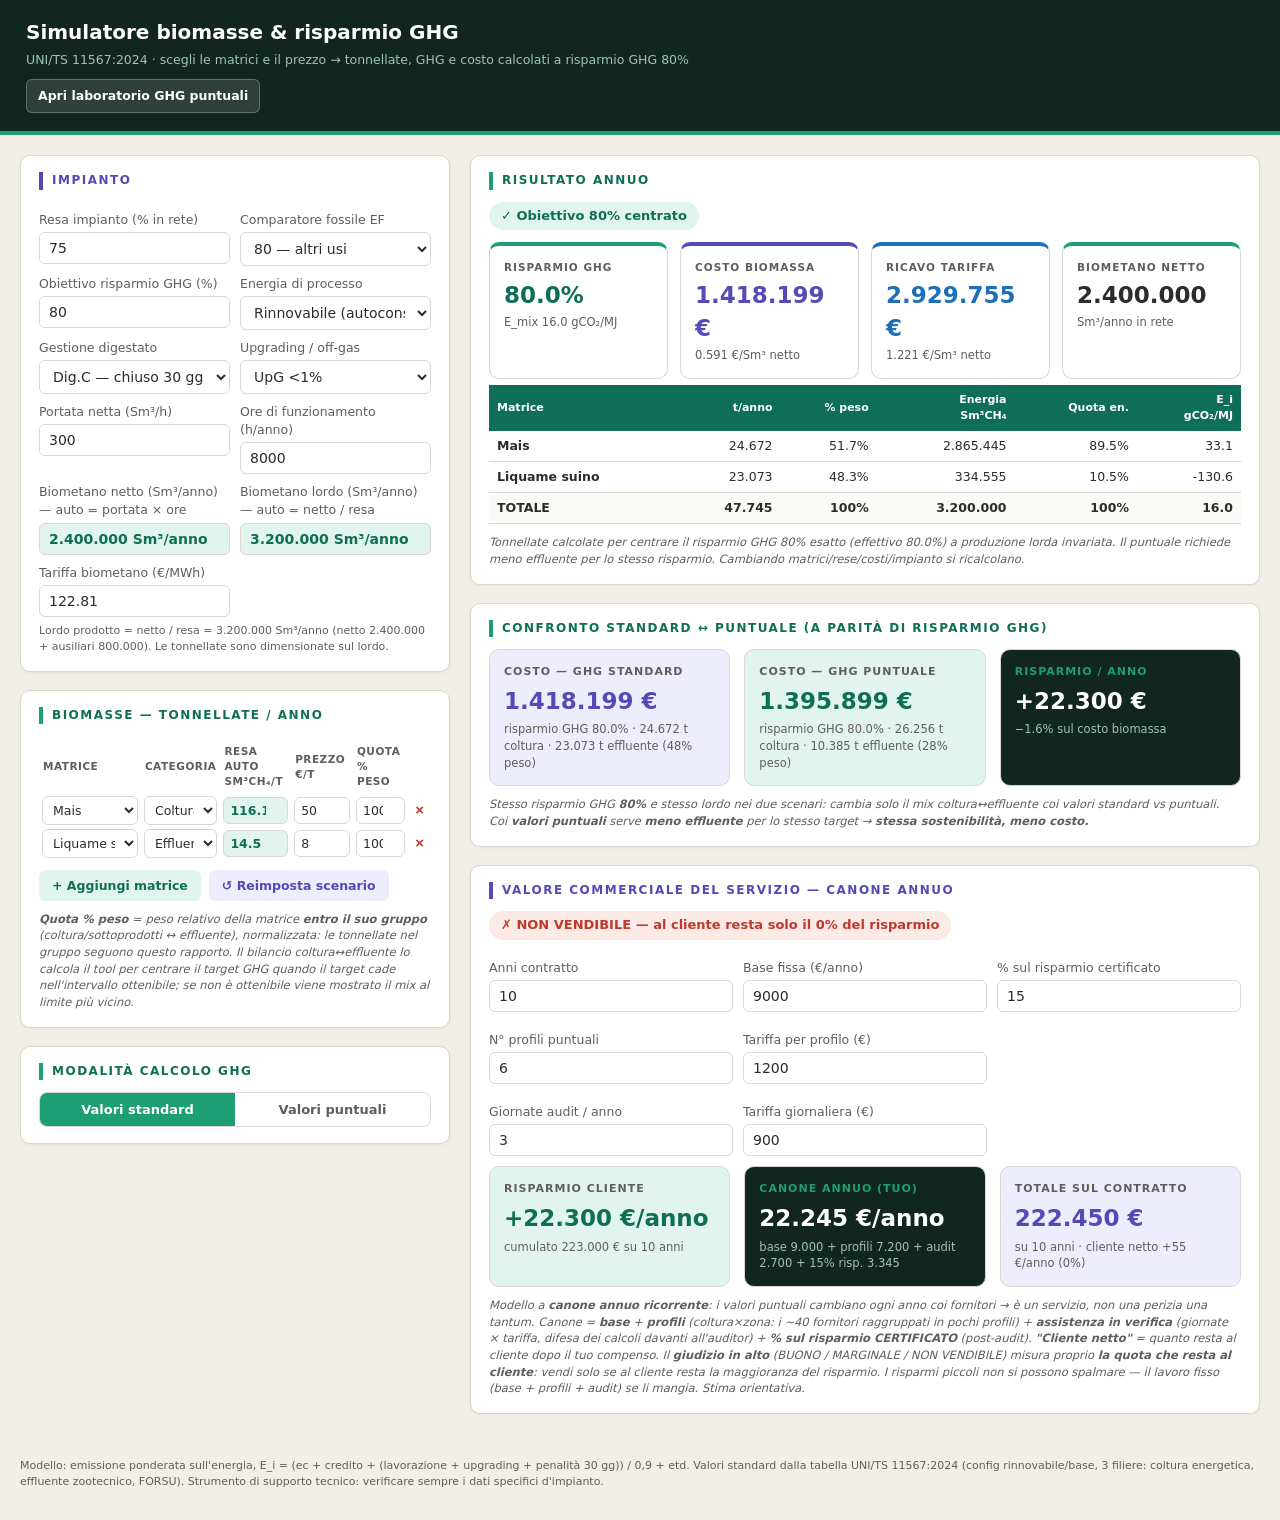
<file: index.html>
<!DOCTYPE html>
<html lang="it">
<head>
<meta charset="UTF-8">
<meta name="viewport" content="width=device-width, initial-scale=1.0">
<title>Calcolo costo biomasse &amp; GHG — UNI/TS 11567:2024</title>
<style>
  :root{
    --green:#1D9E75; --greend:#0F6E56; --greenbg:#E1F5EE;
    --purp:#534AB7; --purpl:#7F77DD; --purpbg:#EEEDFE;
    --ink:#2C2C2A; --sub:#5F5E5A; --line:#D9D7CE; --paper:#F1EFE8; --white:#fff;
    --orange:#D85A30; --red:#C0392B; --bluebg:#E6F1FB; --blue:#1D6FB8;
  }
  *{box-sizing:border-box}
  body{margin:0;font-family:system-ui,-apple-system,"Segoe UI",Roboto,sans-serif;background:var(--paper);color:var(--ink);line-height:1.45}
  header{background:#10261F;color:#fff;padding:18px 26px;border-bottom:4px solid var(--green)}
  header h1{margin:0;font-size:20px;font-weight:700}
  header p{margin:4px 0 0;font-size:12.5px;color:#9FC3B4}
  header a{display:inline-block;margin-top:10px;color:#fff;background:rgba(255,255,255,.12);border:1px solid rgba(255,255,255,.25);border-radius:6px;padding:7px 11px;text-decoration:none;font-size:12.5px;font-weight:700}
  .wrap{max-width:1280px;margin:0 auto;padding:20px;display:grid;grid-template-columns:430px 1fr;gap:20px;align-items:start}
  @media(max-width:980px){.wrap{grid-template-columns:1fr}}
  .card{background:var(--white);border:1px solid var(--line);border-radius:10px;padding:16px 18px;margin-bottom:18px;box-shadow:0 1px 3px rgba(0,0,0,.05)}
  .card h2{margin:0 0 12px;font-size:12px;letter-spacing:1.5px;text-transform:uppercase;color:var(--greend);border-left:4px solid var(--green);padding-left:9px}
  .card.purp h2{color:var(--purp);border-color:var(--purp)}
  label{display:block;font-size:12.5px;color:var(--sub);margin:9px 0 3px}
  input,select{width:100%;padding:7px 9px;font-size:14px;border:1px solid var(--line);border-radius:6px;background:#fff;color:var(--ink);font-family:inherit}
  input:focus,select:focus{outline:2px solid var(--purpl);border-color:var(--purpl)}
  .grid2{display:grid;grid-template-columns:1fr 1fr;gap:10px}
  .grid3{display:grid;grid-template-columns:1fr 1fr 1fr;gap:10px}
  /* tabella matrici */
  .table-scroll{width:100%;overflow-x:auto}
  table.mat{width:100%;border-collapse:collapse;font-size:12.5px;margin-top:4px}
  table.mat th{text-align:left;font-size:10.5px;color:var(--sub);text-transform:uppercase;letter-spacing:.5px;padding:4px 4px;font-weight:600}
  table.mat td{padding:2px 3px}
  table.mat input,table.mat select{padding:5px 6px;font-size:12.5px}
  @media(max-width:680px){table.mat{min-width:660px}.grid2,.grid3{grid-template-columns:1fr}}
  .btn{display:inline-block;border:none;border-radius:6px;padding:8px 13px;font-size:12.5px;font-weight:600;cursor:pointer;font-family:inherit}
  .btn-add{background:var(--greenbg);color:var(--greend)}
  .btn-reset{background:var(--purpbg);color:var(--purp)}
  .btn-x{background:transparent;color:var(--red);font-weight:700;cursor:pointer;border:none;font-size:15px;padding:0 4px}
  .btnrow{margin-top:10px;display:flex;gap:8px;flex-wrap:wrap}
  /* toggle GHG */
  .seg{display:flex;border:1px solid var(--line);border-radius:8px;overflow:hidden;margin-top:4px}
  .seg button{flex:1;border:none;padding:9px;font-size:13px;font-weight:600;cursor:pointer;background:#fff;color:var(--sub);font-family:inherit}
  .seg button.on{background:var(--green);color:#fff}
  .seg.p button.on{background:var(--purp)}
  /* KPI */
  .kpis{display:grid;grid-template-columns:repeat(auto-fit,minmax(165px,1fr));gap:12px}
  .kpi{background:#fff;border:1px solid var(--line);border-radius:10px;padding:14px;border-top:4px solid var(--green)}
  .kpi .lab{font-size:10.5px;text-transform:uppercase;letter-spacing:1px;color:var(--sub);font-weight:600}
  .kpi .val{font-size:23px;font-weight:800;margin-top:3px;color:var(--ink)}
  .kpi .sub{font-size:11.5px;color:var(--sub);margin-top:2px}
  .kpi.cost{border-top-color:var(--purp)} .kpi.cost .val{color:var(--purp)}
  .kpi.save .val{color:var(--greend)}
  .kpi.rev{border-top-color:var(--blue)} .kpi.rev .val{color:var(--blue)}
  .badge{display:inline-block;padding:5px 12px;border-radius:20px;font-size:13px;font-weight:700;margin-right:8px}
  .ok{background:var(--greenbg);color:var(--greend)} .no{background:#FBEAE6;color:var(--red)}
  .badge.mid{background:#FBF1D9;color:#9A7B1F}
  .detail{width:100%;border-collapse:collapse;font-size:12.5px;margin-top:6px}
  .detail th{background:var(--greend);color:#fff;padding:7px 8px;text-align:right;font-size:11px}
  .detail th:first-child{text-align:left}
  .detail td{padding:6px 8px;border-bottom:1px solid var(--line);text-align:right}
  .detail td:first-child{text-align:left;font-weight:600}
  .detail tr:last-child td{font-weight:700;background:#FAFAF7}
  .cmp{display:grid;grid-template-columns:1fr 1fr 1fr;gap:14px;margin-top:6px}
  @media(max-width:680px){.cmp{grid-template-columns:1fr}}
  .cmpcard{border:1px solid var(--line);border-radius:10px;padding:14px}
  .cmpcard.std{background:var(--purpbg)} .cmpcard.pun{background:var(--greenbg)} .cmpcard.ris{background:#10261F;color:#fff}
  .cmpcard .t{font-size:11px;text-transform:uppercase;letter-spacing:1px;font-weight:700;color:var(--sub)}
  .cmpcard.ris .t{color:var(--green)}
  .cmpcard .b{font-size:23px;font-weight:800;margin-top:5px}
  .cmpcard.std .b{color:var(--purp)} .cmpcard.pun .b{color:var(--greend)} .cmpcard.ris .b{color:#fff}
  .cmpcard .s{font-size:11.5px;color:var(--sub);margin-top:3px} .cmpcard.ris .s{color:#9FC3B4}
  .note{font-size:11.5px;color:var(--sub);font-style:italic;margin-top:10px}
  .pill{font-size:11px;color:var(--sub);margin-top:6px}
  footer{max-width:1280px;margin:0 auto;padding:6px 20px 30px;font-size:11px;color:var(--sub)}
  .hide{display:none}
</style>
</head>
<body>
<header>
  <h1>Simulatore biomasse &amp; risparmio GHG</h1>
  <p>UNI/TS 11567:2024 · scegli le matrici e il prezzo → tonnellate, GHG e costo calcolati a risparmio GHG 80%</p>
  <a href="ghg-puntuali/">Apri laboratorio GHG puntuali</a>
</header>

<div class="wrap">
  <!-- ============ COLONNA INPUT ============ -->
  <div>
    <div class="card purp">
      <h2>Impianto</h2>
      <div class="grid2">
        <div><label>Resa impianto (% in rete)</label><input id="resaImp" type="number" value="75" min="1" max="100" step="1"></div>
        <div><label>Comparatore fossile EF</label>
          <select id="ef"><option value="80">80 — altri usi</option><option value="94">94 — trasporti</option></select></div>
      </div>
      <div class="grid2">
        <div><label>Obiettivo risparmio GHG (%)</label><input id="target" type="number" value="80" min="0" max="100" step="1"></div>
        <div><label>Energia di processo</label>
          <select id="regime"><option value="rinnovabile">Rinnovabile (autoconsumo)</option><option value="base">Base (rete/fossile)</option></select></div>
      </div>
      <div class="grid2">
        <div><label>Gestione digestato</label>
          <select id="dig"><option value="A">Dig.A — aperto</option><option value="C30" selected>Dig.C — chiuso 30 gg</option><option value="C60">Dig.C — chiuso ≥60 gg</option></select></div>
        <div><label>Upgrading / off-gas</label>
          <select id="offgas"><option>S/C OffG</option><option selected>UpG &lt;1%</option><option>UpG &lt;0,2%</option><option>C/C OffG</option></select></div>
      </div>
      <div class="grid2">
        <div><label>Portata netta (Sm³/h)</label><input id="portata" type="number" value="300" step="10"></div>
        <div><label>Ore di funzionamento (h/anno)</label><input id="ore" type="number" value="8000" step="100"></div>
      </div>
      <div class="grid2">
        <div><label>Biometano netto (Sm³/anno) — auto = portata × ore</label><input id="nettoOut" type="text" readonly tabindex="-1" style="background:var(--greenbg);font-weight:700;color:var(--greend)"></div>
        <div><label>Biometano lordo (Sm³/anno) — auto = netto / resa</label><input id="lordoOut" type="text" readonly tabindex="-1" style="background:var(--greenbg);font-weight:700;color:var(--greend)"></div>
      </div>
      <div class="grid2">
        <div><label>Tariffa biometano (€/MWh)</label><input id="tariffa" type="number" value="122.81" step="0.01"></div>
        <div></div>
      </div>
      <div class="pill" id="prodCheck"></div>
    </div>

    <div class="card">
      <h2>Biomasse — tonnellate / anno</h2>
      <div class="table-scroll">
        <table class="mat"><thead><tr>
          <th style="width:26%">Matrice</th><th style="width:20%">Categoria</th><th>Resa auto<br>Sm³CH₄/t</th><th>Prezzo<br>€/t</th><th>Quota<br>% peso</th><th></th>
        </tr></thead><tbody id="matBody"></tbody></table>
      </div>
      <div class="btnrow">
        <button class="btn btn-add" onclick="addRow()">+ Aggiungi matrice</button>
        <button class="btn btn-reset" onclick="resetSim()">↺ Reimposta scenario</button>
      </div>
      <div class="note"><b>Quota % peso</b> = peso relativo della matrice <b>entro il suo gruppo</b> (coltura/sottoprodotti ↔ effluente), normalizzata: le tonnellate nel gruppo seguono questo rapporto. Il bilancio coltura↔effluente lo calcola il tool per centrare il target GHG quando il target cade nell'intervallo ottenibile; se non è ottenibile viene mostrato il mix al limite più vicino.</div>
    </div>

    <div class="card">
      <h2>Modalità calcolo GHG</h2>
      <div class="seg" id="segGhg">
        <button data-m="standard" class="on" onclick="setGhg('standard')">Valori standard</button>
        <button data-m="puntuale" onclick="setGhg('puntuale')">Valori puntuali</button>
      </div>
      <div id="puntFields" class="hide" style="margin-top:10px">
        <div class="grid3">
          <div><label>ec coltivazione −% (coltura)</label><input id="migEc" type="number" value="41.46" step="0.1"></div>
          <div><label>credito +% (reflui)</label><input id="migCred" type="number" value="5.8" step="0.1"></div>
          <div><label>trasporto −% (tutte le filiere)</label><input id="migEtd" type="number" value="50" step="1"></div>
        </div>
        <div class="note">I valori puntuali sono un <b>miglioramento % rispetto al valore standard di tabella</b>, applicato in modo <b>concorde a ogni filiera</b>: <b>ec</b>→coltura, <b>credito</b>→reflui/effluente, <b>trasporto</b>→tutte (coltura, reflui, sottoprodotti, FORSU). Ogni matrice parte dal proprio standard e lo migliora → puntuale <b>sempre favorevole</b> (mai peggiore). I termini d'impianto (lavorazione, upgrading, penalità 30 gg) restano invariati. Default = perizia caso validato (mais/liquame). Ipotesi da documentare in perizia.</div>
      </div>
    </div>
  </div>

  <!-- ============ COLONNA RISULTATI ============ -->
  <div>
    <div class="card">
      <h2>Risultato annuo</h2>
      <div style="margin-bottom:12px"><span id="badgeTarget" class="badge"></span></div>
      <div class="kpis">
        <div class="kpi save"><div class="lab">Risparmio GHG</div><div class="val" id="kSave">—</div><div class="sub" id="kEmix"></div></div>
        <div class="kpi cost"><div class="lab">Costo biomassa</div><div class="val" id="kCost">—</div><div class="sub" id="kCostSm3"></div></div>
        <div class="kpi rev"><div class="lab">Ricavo tariffa</div><div class="val" id="kRev">—</div><div class="sub" id="kRevSm3"></div></div>
        <div class="kpi"><div class="lab">Biometano netto</div><div class="val" id="kProd">—</div><div class="sub">Sm³/anno in rete</div></div>
      </div>
      <table class="detail"><thead><tr><th>Matrice</th><th>t/anno</th><th>% peso</th><th>Energia<br>Sm³CH₄</th><th>Quota en.</th><th>E_i<br>gCO₂/MJ</th></tr></thead>
        <tbody id="detBody"></tbody></table>
      <div class="note" id="rebNote"></div>
    </div>

    <div class="card">
      <h2>Confronto Standard ↔ Puntuale (a parità di risparmio GHG)</h2>
      <div class="cmp">
        <div class="cmpcard std"><div class="t">Costo — GHG standard</div><div class="b" id="cStd">—</div><div class="s" id="cStdMix"></div></div>
        <div class="cmpcard pun"><div class="t">Costo — GHG puntuale</div><div class="b" id="cPun">—</div><div class="s" id="cPunMix"></div></div>
        <div class="cmpcard ris"><div class="t">Risparmio / anno</div><div class="b" id="cRis">—</div><div class="s" id="cRisPct"></div></div>
      </div>
      <div class="note" id="cmpNote">Stesso saving nei due scenari, a produzione invariata: cambia solo il mix coltura↔effluente. È il valore della perizia GHG puntuale — stessa sostenibilità, meno effluente, meno costo.</div>
    </div>

    <div class="card purp">
      <h2>Valore commerciale del servizio — canone annuo</h2>
      <div style="margin-bottom:10px"><span id="badgeMargine" class="badge">—</span></div>
      <div class="grid3">
        <div><label>Anni contratto</label><input id="anniInc" type="number" value="10" min="1" step="1"></div>
        <div><label>Base fissa (€/anno)</label><input id="baseFee" type="number" value="9000" min="0" step="500"></div>
        <div><label>% sul risparmio certificato</label><input id="pctCert" type="number" value="15" min="0" step="1"></div>
        <div><label>N° profili puntuali</label><input id="nProfili" type="number" value="6" min="0" step="1"></div>
        <div><label>Tariffa per profilo (€)</label><input id="tarProfilo" type="number" value="1200" min="0" step="100"></div>
        <div></div>
        <div><label>Giornate audit / anno</label><input id="ggAudit" type="number" value="3" min="0" step="0.5"></div>
        <div><label>Tariffa giornaliera (€)</label><input id="tarGiorno" type="number" value="900" min="0" step="50"></div>
        <div></div>
      </div>
      <div class="cmp" style="margin-top:10px">
        <div class="cmpcard pun"><div class="t">Risparmio cliente</div><div class="b" id="vRisAnno">—</div><div class="s" id="vRisCumN"></div></div>
        <div class="cmpcard ris"><div class="t">Canone annuo (tuo)</div><div class="b" id="vCanone">—</div><div class="s" id="vCanoneBreak"></div></div>
        <div class="cmpcard std"><div class="t">Totale sul contratto</div><div class="b" id="vContratto">—</div><div class="s" id="vQuota"></div></div>
      </div>
      <div class="note" id="vNote">Modello a <b>canone annuo ricorrente</b>: i valori puntuali cambiano ogni anno coi fornitori → è un servizio, non una perizia una tantum. Canone = <b>base</b> + <b>profili</b> (coltura×zona: i ~40 fornitori raggruppati in pochi profili) + <b>assistenza in verifica</b> (giornate × tariffa, difesa dei calcoli davanti all'auditor) + <b>% sul risparmio CERTIFICATO</b> (post-audit). <b>"Cliente netto"</b> = quanto resta al cliente dopo il tuo compenso. Il <b>giudizio in alto</b> (BUONO / MARGINALE / NON VENDIBILE) misura proprio <b>la quota che resta al cliente</b>: vendi solo se al cliente resta la maggioranza del risparmio. I risparmi piccoli non si possono spalmare — il lavoro fisso (base + profili + audit) se li mangia. Stima orientativa.</div>
    </div>
  </div>
</div>

<footer>
  Modello: emissione ponderata sull'energia, E_i = (ec + credito + (lavorazione + upgrading + penalità 30 gg)) / 0,9 + etd. Valori standard dalla tabella UNI/TS 11567:2024 (config rinnovabile/base, 3 filiere: coltura energetica, effluente zootecnico, FORSU). Strumento di supporto tecnico: verificare sempre i dati specifici d'impianto.
</footer>

<script>
/* ===================== DATI EMISSIONI (tabella UNI 11567:2024) ===================== */
const UPGR = {"S/C OffG":21.4, "UpG <1%":7.3, "UpG <0,2%":1.8, "C/C OffG":0.4};
// Upgrading specifico dei RESIDUI/SOTTOPRODOTTI (biogas con più CO2 da separare -> upgrading più alto) — UNI 2024 Prosp. A.9
const UPGR_SOTTO = {"S/C OffG":23.9, "UpG <1%":8.2, "UpG <0,2%":2.0, "C/C OffG":0.4};
// EMIS[regime][categoria][dig A|C][offgas] = {ec, lavor, etd, cred}
const EMIS = {
 rinnovabile:{
  coltura:{
   A:{"S/C OffG":{ec:21.5,lavor:26.5,etd:0,cred:0},"UpG <1%":{ec:21.0,lavor:25.9,etd:0,cred:0},"UpG <0,2%":{ec:20.8,lavor:25.7,etd:0,cred:0},"C/C OffG":{ec:21.5,lavor:26.5,etd:0,cred:0}},
   C:{"S/C OffG":{ec:20.9,lavor:0.4,etd:0,cred:0},"UpG <1%":{ec:20.5,lavor:0.4,etd:0,cred:0},"UpG <0,2%":{ec:20.3,lavor:0.4,etd:0,cred:0},"C/C OffG":{ec:20.9,lavor:0.4,etd:0,cred:0}}},
  effluente:{
   A:{"S/C OffG":{ec:0,lavor:135.2,etd:1.2,cred:-148.5},"UpG <1%":{ec:0,lavor:132.5,etd:1.2,cred:-145.5},"UpG <0,2%":{ec:0,lavor:131.4,etd:1.2,cred:-144.4},"C/C OffG":{ec:0,lavor:135.2,etd:1.2,cred:-148.5}},
   C:{"S/C OffG":{ec:0,lavor:0.3,etd:1.0,cred:-130.2},"UpG <1%":{ec:0,lavor:0.3,etd:1.0,cred:-127.6},"UpG <0,2%":{ec:0,lavor:0.3,etd:1.0,cred:-126.5},"C/C OffG":{ec:0,lavor:0.3,etd:1.0,cred:-130.2}}},
  forsu:{
   A:{"S/C OffG":{ec:0,lavor:42.6,etd:0.7,cred:0},"UpG <1%":{ec:0,lavor:41.8,etd:0.7,cred:0},"UpG <0,2%":{ec:0,lavor:41.4,etd:0.7,cred:0},"C/C OffG":{ec:0,lavor:42.6,etd:0.7,cred:0}},
   C:{"S/C OffG":{ec:0,lavor:0.5,etd:0.6,cred:0},"UpG <1%":{ec:0,lavor:0.5,etd:0.6,cred:0},"UpG <0,2%":{ec:0,lavor:0.5,etd:0.6,cred:0},"C/C OffG":{ec:0,lavor:0.5,etd:0.6,cred:0}}},
  sottoprodotti:{ // residui/sottoprodotti: ec=0, nessun credito; etd (trasporto) è per-matrice (classe di umidità); upgrading da UPGR_SOTTO
   A:{"S/C OffG":{ec:0,lavor:45,etd:0,cred:0},"UpG <1%":{ec:0,lavor:44.1,etd:0,cred:0},"UpG <0,2%":{ec:0,lavor:43.8,etd:0,cred:0},"C/C OffG":{ec:0,lavor:45,etd:0,cred:0}},
   C:{"S/C OffG":{ec:0,lavor:2.5,etd:0,cred:0},"UpG <1%":{ec:0,lavor:2.4,etd:0,cred:0},"UpG <0,2%":{ec:0,lavor:2.4,etd:0,cred:0},"C/C OffG":{ec:0,lavor:2.5,etd:0,cred:0}}}},
 base:{
  coltura:{
   A:{"S/C OffG":{ec:18.1,lavor:28.1,etd:0,cred:0},"UpG <1%":{ec:17.7,lavor:27.5,etd:0,cred:0},"UpG <0,2%":{ec:17.6,lavor:27.3,etd:0,cred:0},"C/C OffG":{ec:18.1,lavor:28.1,etd:0,cred:0}},
   C:{"S/C OffG":{ec:17.6,lavor:6.0,etd:0,cred:0},"UpG <1%":{ec:17.2,lavor:5.9,etd:0,cred:0},"UpG <0,2%":{ec:17.1,lavor:5.8,etd:0,cred:0},"C/C OffG":{ec:17.6,lavor:6.0,etd:0,cred:0}}},
  effluente:{
   A:{"S/C OffG":{ec:0,lavor:117.9,etd:1.0,cred:-124.4},"UpG <1%":{ec:0,lavor:115.5,etd:1.0,cred:-121.9},"UpG <0,2%":{ec:0,lavor:114.6,etd:1.0,cred:-120.9},"C/C OffG":{ec:0,lavor:117.9,etd:1.0,cred:-124.4}},
   C:{"S/C OffG":{ec:0,lavor:4.4,etd:0.9,cred:-111.9},"UpG <1%":{ec:0,lavor:4.3,etd:0.9,cred:-109.6},"UpG <0,2%":{ec:0,lavor:4.3,etd:0.9,cred:-108.8},"C/C OffG":{ec:0,lavor:4.4,etd:0.9,cred:-111.9}}},
  forsu:{
   A:{"S/C OffG":{ec:0,lavor:42.8,etd:0.6,cred:0},"UpG <1%":{ec:0,lavor:41.9,etd:0.6,cred:0},"UpG <0,2%":{ec:0,lavor:41.6,etd:0.6,cred:0},"C/C OffG":{ec:0,lavor:42.8,etd:0.6,cred:0}},
   C:{"S/C OffG":{ec:0,lavor:7.2,etd:0.5,cred:0},"UpG <1%":{ec:0,lavor:7.1,etd:0.5,cred:0},"UpG <0,2%":{ec:0,lavor:7.0,etd:0.5,cred:0},"C/C OffG":{ec:0,lavor:7.2,etd:0.5,cred:0}}},
  sottoprodotti:{
   A:{"S/C OffG":{ec:0,lavor:40.8,etd:0,cred:0},"UpG <1%":{ec:0,lavor:40,etd:0,cred:0},"UpG <0,2%":{ec:0,lavor:39.7,etd:0,cred:0},"C/C OffG":{ec:0,lavor:40.8,etd:0,cred:0}},
   C:{"S/C OffG":{ec:0,lavor:6.2,etd:0,cred:0},"UpG <1%":{ec:0,lavor:6,etd:0,cred:0},"UpG <0,2%":{ec:0,lavor:6,etd:0,cred:0},"C/C OffG":{ec:0,lavor:6.2,etd:0,cred:0}}}}
};
const CAT_LABEL={coltura:"Coltura energetica",effluente:"Effluente zootecnico",forsu:"FORSU",sottoprodotti:"Residui / Sottoprodotti"};
const RESA_DEF={coltura:108.58,effluente:14.5,forsu:120,sottoprodotti:79.2};
// Matrici per categoria con resa STANDARD m³CH₄/t (UNI 2024, foglio "RESE BIOGAS"). Sottoprodotti: [nome, resa, etd] (trasporto per classe di umidità)
const MATRICI={
 coltura:[["Mais",116.14],["Frumento insilato",109.48],["Triticale insilato",106.11],["Erbaio misto",104.49],["Orzo insilato",102.86],["Arundo donax",101.99],["Segale",101.75],["Sorgo insilato",101.43],["Loietto",93.76],["Erba medica",85.87],["Sulla",64.72],["Favino",60.74],["Barbabietola autunnale",47.55],["Opuntia",21.53]],
 effluente:[["Effluente zootecnico (generico)",14],["Liquame suino",14.5],["Liquame bovino",13.2],["Letame bovino",36.3],["Effluente avicolo",133.52]],
 forsu:[["FORSU (Biowaste)",95.19]],
 sottoprodotti:[["Sottoprod. secco (U≤30%)",277.5,0.3],["Sottoprod. medio (30–80%)",79.2,0.5],["Sottoprod. umido (U>80%)",19.8,2.9]]
};

/* ===================== STATO ===================== */
let ghgMode='standard';
let matrici=[];
function resetSim(){
  // scenario neutro: l'utente sceglie le matrici e imposta il prezzo; resa = standard UNI (auto)
  matrici=[
    {nome:"Mais",cat:"coltura",resa:116.14,costo:50,quota:100},
    {nome:"Liquame suino",cat:"effluente",resa:14.5,costo:8,quota:100}
  ];
  document.getElementById('resaImp').value=75;
  document.getElementById('ef').value=80;
  document.getElementById('target').value=80;
  document.getElementById('regime').value='rinnovabile';
  document.getElementById('dig').value='C30';
  document.getElementById('offgas').value='UpG <1%';
  document.getElementById('portata').value=300;
  document.getElementById('ore').value=8000;
  setGhg('standard'); renderMat(); calc();
}

/* ===================== MODELLO ===================== */
function cfg(){return{
  regime:document.getElementById('regime').value,
  dig:document.getElementById('dig').value,
  offgas:document.getElementById('offgas').value
};}
function ghgParams(){return{
  mode:ghgMode,
  migEc:+document.getElementById('migEc').value,    // % riduzione ec coltura vs standard
  migCred:+document.getElementById('migCred').value, // % maggior credito effluente vs standard
  migEtd:+document.getElementById('migEtd').value    // % riduzione trasporto etd effluente vs standard
};}
// Emissione di una categoria, gCO2eq/MJ
function Emat(cat,c,g,etdMat){
  const digKey=c.dig==='A'?'A':'C';
  const b=EMIS[c.regime][cat][digKey][c.offgas];
  const upgr=(cat==='sottoprodotti'?UPGR_SOTTO:UPGR)[c.offgas];
  let ec=b.ec,cred=b.cred,lavor=b.lavor;
  let etd=b.etd+(etdMat||0); // trasporto totale: EMIS + specifico della matrice (sottoprodotti: per classe di umidità)
  if(g.mode==='puntuale'){
    // VALORI PUNTUALI = miglioramento % dei termini propri della biomassa, per OGNI filiera (concorde):
    if(cat==='coltura')   ec   = ec   * (1 - (g.migEc||0)/100);    // coltura: emissioni di coltivazione più basse
    if(cat==='effluente') cred = cred * (1 + (g.migCred||0)/100);  // reflui: maggior credito evitato (più negativo)
    etd = etd * (1 - (g.migEtd||0)/100);                            // trasporto: TUTTE le filiere (coltura/reflui/sottoprodotti/FORSU)
  }
  if(c.dig==='C30')return (ec+cred+(lavor+upgr+1.6))/0.9+etd;
  return ec+cred+lavor+upgr+etd; // Dig.A o Dig.C 60gg: nessuna penalità
}

/* ===================== CALCOLO FORWARD (saving = target esatto) ===================== */
/* Il saving è SEMPRE = target di legge (80%) in entrambi gli scenari: E_mix = EmixT esatto.
   Il mix coltura/effluente è quello che CENTRA il target. In 'puntuale' i dati biomasse
   migliori (coltura più pulita, più credito effluente) richiedono MENO effluente per lo
   stesso 80% -> meno costo (quando l'effluente è l'input più caro per unità di energia).
   È QUESTO il valore della perizia: stessa sostenibilità (80%), meno costo. */
function calc(){
  const EF=+document.getElementById('ef').value;
  const target=+document.getElementById('target').value/100;
  const resaImp=+document.getElementById('resaImp').value/100;
  const c=cfg();
  const gStd={mode:'standard'};
  const gPun=ghgParams(); gPun.mode='puntuale';
  const g=(ghgMode==='puntuale')?gPun:gStd;

  // CATENA: portata × ore = netto ; lordo = netto / resa ; target GHG = minimo di legge
  const netto=(+document.getElementById('portata').value)*(+document.getElementById('ore').value);
  const gross=resaImp>0?netto/resaImp:0;       // lordo = netto + ausiliari
  const EmixT=EF*(1-target);                    // E_mix che centra il GHG minimo di legge

  // TONNELLATE CALCOLATE: dimensiona il mix per centrare EmixT e produrre il lordo
  const built=buildMix(EmixT,gross,c,g);
  const rows=built.rows;
  rows.forEach((r,i)=>{ if(matrici[i]){ matrici[i].ton=r.ton; matrici[i].energia=r.energia; } });

  let Emix=0,costo=0,totTon=0,totEn=0;
  rows.forEach(r=>{Emix+=r.quota*r.E; costo+=r.costoTot; totTon+=r.ton; totEn+=r.energia;});
  const saving=EF>0?(EF-Emix)/EF:0;
  const costoSm3=netto>0?costo/netto:0;

  document.getElementById('kSave').textContent=(saving*100).toFixed(1)+'%';
  document.getElementById('kEmix').textContent='E_mix '+Emix.toFixed(1)+' gCO₂/MJ';
  document.getElementById('kCost').textContent=fmt0(costo)+' €';
  document.getElementById('kCostSm3').textContent=costoSm3.toFixed(3)+' €/Sm³ netto';
  // Ricavo tariffa: €/anno = Sm³ netti × PCI(kWh/Sm³)/1000 × tariffa(€/MWh). PCI biometano 9,94 kWh/Sm³.
  const PCI=9.94;
  const ricavo=netto*PCI/1000*(+document.getElementById('tariffa').value);
  document.getElementById('kRev').textContent=fmt0(ricavo)+' €';
  document.getElementById('kRevSm3').textContent=(netto>0?(ricavo/netto).toFixed(3):'0')+' €/Sm³ netto';
  document.getElementById('kProd').textContent=fmt0(netto);
  document.getElementById('nettoOut').value=fmt0(netto)+' Sm³/anno';
  document.getElementById('lordoOut').value=fmt0(gross)+' Sm³/anno';

  const bt=document.getElementById('badgeTarget');
  const okT=saving>=target-1e-9;
  if(!built.ok){
    bt.className='badge no'; bt.textContent='✗ Dati insufficienti';
  }else if(built.targetReachable){
    bt.className='badge ok'; bt.textContent='✓ Obiettivo '+(target*100).toFixed(0)+'% centrato';
  }else if(okT){
    bt.className='badge mid'; bt.textContent='⚠ Obiettivo superato, mix al limite';
  }else{
    bt.className='badge no'; bt.textContent='✗ Obiettivo '+(target*100).toFixed(0)+'% non raggiungibile';
  }

  let h='';
  rows.forEach(r=>{h+=`<tr><td>${esc(r.nome)}</td><td>${fmt0(r.ton)}</td><td>${totTon>0?(r.ton/totTon*100).toFixed(1):'0'}%</td><td>${fmt0(r.energia)}</td><td>${(r.quota*100).toFixed(1)}%</td><td>${r.E.toFixed(1)}</td></tr>`;});
  h+=`<tr><td>TOTALE</td><td>${fmt0(totTon)}</td><td>100%</td><td>${fmt0(totEn)}</td><td>100%</td><td>${Emix.toFixed(1)}</td></tr>`;
  document.getElementById('detBody').innerHTML=h;

  const rn=document.getElementById('rebNote');
  if(!built.ok) rn.textContent='Per dimensionare il mix all\'obiettivo servono almeno una coltura/FORSU/sottoprodotto e un effluente, oltre a una produzione lorda valida.';
  else if(built.targetReachable) rn.textContent='Tonnellate calcolate per centrare il risparmio GHG '+(target*100).toFixed(0)+'% esatto (effettivo '+(saving*100).toFixed(1)+'%) a produzione lorda invariata. Il puntuale richiede meno effluente per lo stesso risparmio. Cambiando matrici/rese/costi/impianto si ricalcolano.';
  else if(okT) rn.textContent='Il target GHG '+(target*100).toFixed(0)+'% è superato anche usando il gruppo al limite più vicino: non esiste un bilanciamento coltura↔effluente che lo centri esattamente con queste matrici e questi parametri. Risparmio effettivo '+(saving*100).toFixed(1)+'%.';
  else rn.textContent='Il target GHG '+(target*100).toFixed(0)+'% non è raggiungibile con queste matrici e questi parametri: viene mostrato il mix al limite più favorevole. Risparmio effettivo '+(saving*100).toFixed(1)+'%.';

  const aux=gross-netto;
  document.getElementById('prodCheck').textContent=
    `Lordo prodotto = netto / resa = ${fmt0(gross)} Sm³/anno (netto ${fmt0(netto)} + ausiliari ${fmt0(aux)}). Le tonnellate sono dimensionate sul lordo.`;

  confronto(EF,EmixT,gross,c);
}

/* Dimensiona il mix per CENTRARE E_mix = EmixT e PRODURRE il lordo.
   La QUOTA % imposta dall'utente = peso (tonnellate) relativo della matrice ENTRO il suo gruppo
   (coltura/sottoprodotti/FORSU ↔ effluente). Il rapporto coltura↔effluente lo calcola il tool (xe)
   per centrare il target quando EmixT cade nell'intervallo ottenibile. */
function buildMix(EmixT,lordo,c,g){
  const col=matrici.filter(m=>m.cat!=='effluente');
  const eff=matrici.filter(m=>m.cat==='effluente');
  // peso-energia relativo entro il gruppo = quota(peso, t) × resa ; quindi le tonnellate nel gruppo stanno nel rapporto delle quote
  const ew=m=>(m.quota>0?m.quota:0)*(m.resa>0?m.resa:0);
  const eshare=(m,arr)=>{const tot=arr.reduce((s,x)=>s+ew(x),0); return tot>0?ew(m)/tot:(arr.length?1/arr.length:0);};
  if(col.length===0||eff.length===0||lordo<=0){
    const tot=matrici.reduce((s,x)=>s+ew(x),0);
    const rows=matrici.map(m=>{const sh=tot>0?ew(m)/tot:(matrici.length?1/matrici.length:0);const en=sh*lordo;const ton=m.resa>0?en/m.resa:0;return {nome:m.nome,cat:m.cat,ton,energia:en,quota:lordo>0?en/lordo:0,E:Emat(m.cat,c,g,m.etd),costoTot:ton*m.costo};});
    return {rows,ok:false,targetReachable:false,reason:'missing-groups'};
  }
  // GHG medio per gruppo, pesato sulle QUOTE (peso) scelte dall'utente
  const Ecol=col.reduce((s,m)=>s+eshare(m,col)*Emat(m.cat,c,g,m.etd),0);
  const Eeff=eff.reduce((s,m)=>s+eshare(m,eff)*Emat(m.cat,c,g,m.etd),0);
  // bilancio coltura↔effluente che centra il target se E_mix richiesto è compreso fra i due gruppi
  const rawXe=(Ecol===Eeff)?0:(Ecol-EmixT)/(Ecol-Eeff);
  const targetReachable=(Ecol===Eeff)?Math.abs(Ecol-EmixT)<1e-9:(rawXe>=0&&rawXe<=1);
  let xe=Math.max(0,Math.min(1,Number.isFinite(rawXe)?rawXe:0));
  const enCol=(1-xe)*lordo, enEff=xe*lordo;     // energia totale per gruppo, ripartita sul LORDO
  const rows=matrici.map(m=>{
    const isEff=m.cat==='effluente';
    const en=(isEff?eshare(m,eff)*enEff:eshare(m,col)*enCol); // energia per quota(peso) entro il gruppo
    const ton=m.resa>0?en/m.resa:0;
    return {nome:m.nome,cat:m.cat,ton,energia:en,quota:lordo>0?en/lordo:0,E:Emat(m.cat,c,g,m.etd),costoTot:ton*m.costo};
  });
  return {rows,ok:true,targetReachable,Ecol,Eeff,rawXe,xe};
}

/* Ribilancia il mix coltura↔effluente coi valori puntuali per tenere E_mix = EmixTarget */
function rebalance(EmixTarget,c,CH4,gPun){
  const col=matrici.filter(m=>m.cat!=='effluente');
  const eff=matrici.filter(m=>m.cat==='effluente');
  if(col.length===0||eff.length===0||CH4<=0) return null;
  const enCol0=col.reduce((s,m)=>s+m.energia,0);
  const enEff0=eff.reduce((s,m)=>s+m.energia,0);
  const domCol=col.reduce((a,b)=>a.energia>=b.energia?a:b).cat;
  const Ecol=Emat(domCol,c,gPun), Eeff=Emat('effluente',c,gPun);
  if(Ecol===Eeff) return null;
  let xe=(Ecol-EmixTarget)/(Ecol-Eeff); xe=Math.max(0,Math.min(1,xe));
  const enEff=xe*CH4, enCol=(1-xe)*CH4, rows=[];
  col.forEach(m=>{const en=enCol0>0?enCol*(m.energia/enCol0):enCol/col.length;const ton=m.resa>0?en/m.resa:0;rows.push({nome:m.nome,ton,energia:en,quota:CH4>0?en/CH4:0,E:Emat(m.cat,c,gPun),costoTot:ton*m.costo});});
  eff.forEach(m=>{const en=enEff0>0?enEff*(m.energia/enEff0):enEff/eff.length;const ton=m.resa>0?en/m.resa:0;rows.push({nome:m.nome,ton,energia:en,quota:CH4>0?en/CH4:0,E:Emat(m.cat,c,gPun),costoTot:ton*m.costo});});
  return {rows,xe};
}

/* ===== Confronto Standard vs Puntuale a parità di SAVING e di LORDO (stesso buildMix del pannello) ===== */
function confronto(EF,EmixT,lordo,c){
  const note=document.getElementById('cmpNote');
  const col=matrici.filter(m=>m.cat!=='effluente');
  const eff=matrici.filter(m=>m.cat==='effluente');
  if(col.length===0||eff.length===0||lordo<=0){
    ['cStd','cPun','cRis'].forEach(id=>document.getElementById(id).textContent='n/d');
    ['cStdMix','cPunMix','cRisPct'].forEach(id=>document.getElementById(id).textContent='');
    note.textContent='Per il confronto servono almeno una coltura/FORSU e un effluente.';
    valoreCommerciale(null,0);
    return;
  }
  const tgt=(EF>0?((EF-EmixT)/EF*100):0).toFixed(0);
  const gPun=ghgParams(); gPun.mode='puntuale';
  const bStd=buildMix(EmixT,lordo,c,{mode:'standard'});
  const bPun=buildMix(EmixT,lordo,c,gPun);
  if(!bStd.targetReachable||!bPun.targetReachable){
    ['cStd','cPun','cRis'].forEach(id=>document.getElementById(id).textContent='n/d');
    ['cStdMix','cPunMix','cRisPct'].forEach(id=>document.getElementById(id).textContent='');
    note.innerHTML='Confronto sospeso: il risparmio GHG <b>'+tgt+'%</b> non è centrabile esattamente in entrambi gli scenari. Modifica target, matrici o parametri impianto per confrontare standard e puntuale a parità di sostenibilità.';
    valoreCommerciale(null,0);
    return;
  }
  note.innerHTML='Stesso risparmio GHG <b>'+tgt+'%</b> e stesso lordo nei due scenari: cambia solo il mix coltura↔effluente coi valori standard vs puntuali. Coi <b>valori puntuali</b> serve <b>meno effluente</b> per lo stesso target → <b>stessa sostenibilità, meno costo.</b>';
  const S=bStd.rows;
  const P=bPun.rows;
  const sum=(rows,f)=>rows.reduce((s,r)=>s+f(r),0);
  const emixOf=rows=>sum(rows,r=>r.quota*r.E);
  const svOf=rows=>(EF>0?(EF-emixOf(rows))/EF*100:0);
  const svS=svOf(S), svP=svOf(P);
  const costS=sum(S,r=>r.costoTot), costP=sum(P,r=>r.costoTot), ris=costS-costP;
  const tC=rows=>sum(rows,r=>r.cat!=='effluente'?r.ton:0);
  const tE=rows=>sum(rows,r=>r.cat==='effluente'?r.ton:0);
  const ws=rows=>{const a=tC(rows),b=tE(rows);return (a+b)>0?b/(a+b):0;};
  document.getElementById('cStd').textContent=fmt0(costS)+' €';
  document.getElementById('cPun').textContent=fmt0(costP)+' €';
  document.getElementById('cRis').textContent=(ris>=0?'+':'')+fmt0(ris)+' €';
  document.getElementById('cStdMix').textContent='risparmio GHG '+svS.toFixed(1)+'% · '+fmt0(tC(S))+' t coltura · '+fmt0(tE(S))+' t effluente ('+(ws(S)*100).toFixed(0)+'% peso)';
  document.getElementById('cPunMix').textContent='risparmio GHG '+svP.toFixed(1)+'% · '+fmt0(tC(P))+' t coltura · '+fmt0(tE(P))+' t effluente ('+(ws(P)*100).toFixed(0)+'% peso)';
  document.getElementById('cRisPct').textContent=(costS>0?('−'+(ris/costS*100).toFixed(1)+'% sul costo biomassa'):'');
  valoreCommerciale(ris,costS);
}

/* Valore commerciale: canone annuo = base + profili + assistenza verifica + % sul risparmio certificato */
function valoreCommerciale(ris,costS){
  const set=(id,v)=>{const e=document.getElementById(id); if(e)e.textContent=v;};
  const bm=document.getElementById('badgeMargine');
  if(ris===null){ bm.className='badge'; bm.textContent='—';
    ['vRisAnno','vCanone','vContratto'].forEach(id=>set(id,'n/d')); ['vRisCumN','vCanoneBreak','vQuota'].forEach(id=>set(id,'')); return; }
  const num=id=>{const e=document.getElementById(id); return Math.max(0,+(e&&e.value)||0);};
  const anni=Math.max(1,+document.getElementById('anniInc').value||1);
  const base=num('baseFee'), nP=num('nProfili'), tP=num('tarProfilo'), gg=num('ggAudit'), tG=num('tarGiorno'), pct=num('pctCert');
  const costoProfili=nP*tP, costoAudit=gg*tG, quota=ris>0?ris*pct/100:0;
  const canone=base+costoProfili+costoAudit+quota;
  const risCum=ris*anni, nettoCliente=ris-canone;
  const sCliente=ris>0?nettoCliente/ris:-1; // quota del risparmio che RESTA al cliente
  // VENDIBILITÀ: conta quanto resta al CLIENTE, non il risparmio assoluto. Se il compenso lo erode, non è vendibile.
  let clazz,lab;
  if(ris<=0){clazz='no';lab='✗ NON VENDIBILE — il puntuale non riduce il costo';}
  else if(nettoCliente<=0){clazz='no';lab='✗ NON VENDIBILE — il tuo compenso supera il risparmio del cliente';}
  else if(sCliente<0.10){clazz='no';lab='✗ NON VENDIBILE — al cliente resta solo il '+(sCliente*100).toFixed(0)+'% del risparmio';}
  else if(sCliente<0.50){clazz='mid';lab='⚠ MARGINALE — al cliente resta il '+(sCliente*100).toFixed(0)+'%: rivedi le voci o scarta';}
  else {clazz='ok';lab='★ BUONO — al cliente resta il '+(sCliente*100).toFixed(0)+'% del risparmio';}
  bm.className='badge '+clazz; bm.textContent=lab;
  set('vRisAnno',(ris>=0?'+':'')+fmt0(ris)+' €/anno');
  set('vRisCumN','cumulato '+fmt0(risCum)+' € su '+anni+' anni');
  set('vCanone',fmt0(canone)+' €/anno');
  set('vCanoneBreak','base '+fmt0(base)+' + profili '+fmt0(costoProfili)+' + audit '+fmt0(costoAudit)+' + '+pct+'% risp. '+fmt0(quota));
  set('vContratto',fmt0(canone*anni)+' €');
  set('vQuota', ris>0?('su '+anni+' anni · cliente netto '+(nettoCliente>=0?'+':'')+fmt0(nettoCliente)+' €/anno ('+(sCliente*100).toFixed(0)+'%)'):'risparmio nullo — servizio non giustificato');
}
// converte frazione energia effluente -> frazione peso (servono rese rappresentative)
function wsFromXe(xe,gc,ge){
  // resa rappresentativa = media pesata energia attuale di ciascun gruppo
  const rc=repResa('coltura'), re=repResa('effluente');
  if(xe<=0)return 0; if(xe>=1)return 1;
  const wc=(1-xe)/rc, we=xe/re; return we/(wc+we);
}
function repResa(kind){
  const arr=kind==='effluente'?matrici.filter(m=>m.cat==='effluente'):matrici.filter(m=>m.cat!=='effluente');
  let en=arr.reduce((s,m)=>s+m.energia,0); if(en<=0)return RESA_DEF[kind==='effluente'?'effluente':'coltura'];
  // resa media armonica pesata sull'energia: en/Σ(en_i/resa_i) = en/Σton_i
  let ton=arr.reduce((s,m)=>s+m.ton,0); return ton>0?en/ton:RESA_DEF[kind==='effluente'?'effluente':'coltura'];
}

/* ===================== UI MATRICI ===================== */
function renderMat(){
  let h='';
  matrici.forEach((m,i)=>{
    h+=`<tr>
     <td><select onchange="updMatrice(${i},this.value)">
        ${(MATRICI[m.cat]||[]).map(x=>`<option ${m.nome===x[0]?'selected':''}>${esc(x[0])}</option>`).join('')}
       </select></td>
     <td><select onchange="updCat(${i},this.value)">
        ${Object.keys(CAT_LABEL).map(k=>`<option value="${k}" ${m.cat===k?'selected':''}>${CAT_LABEL[k]}</option>`).join('')}
       </select></td>
     <td><input type="number" value="${m.resa}" readonly tabindex="-1" title="Resa standard UNI (auto dalla matrice)" style="background:var(--greenbg);color:var(--greend);font-weight:600"></td>
     <td><input type="number" step="0.5" value="${m.costo}" onchange="upd(${i},'costo',+this.value)"></td>
     <td><input type="number" step="5" min="0" value="${m.quota}" onchange="upd(${i},'quota',+this.value)" title="Peso relativo della matrice entro il suo gruppo (coltura/effluente), normalizzato"></td>
     <td><button class="btn-x" onclick="delRow(${i})" title="Rimuovi">×</button></td>
    </tr>`;
  });
  document.getElementById('matBody').innerHTML=h;
}
function upd(i,k,v){matrici[i][k]=v;calc();}
function updCat(i,v){matrici[i].cat=v; const l=MATRICI[v]||[]; if(l.length){matrici[i].nome=l[0][0]; matrici[i].resa=l[0][1]; matrici[i].etd=l[0][2]||0;} renderMat(); calc();}
function updMatrice(i,nome){matrici[i].nome=nome; const f=(MATRICI[matrici[i].cat]||[]).find(x=>x[0]===nome); if(f){matrici[i].resa=f[1]; matrici[i].etd=f[2]||0;} renderMat(); calc();}
function addRow(){const m=MATRICI.coltura[0]; matrici.push({nome:m[0],cat:"coltura",resa:m[1],costo:40,quota:100});renderMat();calc();}
function delRow(i){matrici.splice(i,1);renderMat();calc();}
function setGhg(m){ghgMode=m;
  document.querySelectorAll('#segGhg button').forEach(b=>b.classList.toggle('on',b.dataset.m===m));
  document.getElementById('puntFields').classList.toggle('hide',m!=='puntuale');
  document.querySelector('.card h2'); calc();
}

/* ===================== UTIL ===================== */
function fmt0(n){return Math.round(n).toLocaleString('it-IT');}
function esc(s){return String(s).replace(/[&<>"]/g,c=>({'&':'&amp;','<':'&lt;','>':'&gt;','"':'&quot;'}[c]));}

// listeners sui campi impianto
['resaImp','target','regime','dig','offgas','portata','ore','tariffa','migEc','migCred','migEtd','anniInc','baseFee','pctCert','nProfili','tarProfilo','ggAudit','tarGiorno'].forEach(id=>{
  document.getElementById(id).addEventListener('input',calc);
});
// Comparatore EF <-> target soglia di legge: 80 (altri usi/rete) -> 80% ; 94 (trasporti) -> 65%
const EF_TARGET={"80":80,"94":65};
document.getElementById('ef').addEventListener('change',function(){
  const t=EF_TARGET[this.value]; if(t!==undefined) document.getElementById('target').value=t;
  calc();
});
resetSim();
</script>
</body>
</html>
</file>
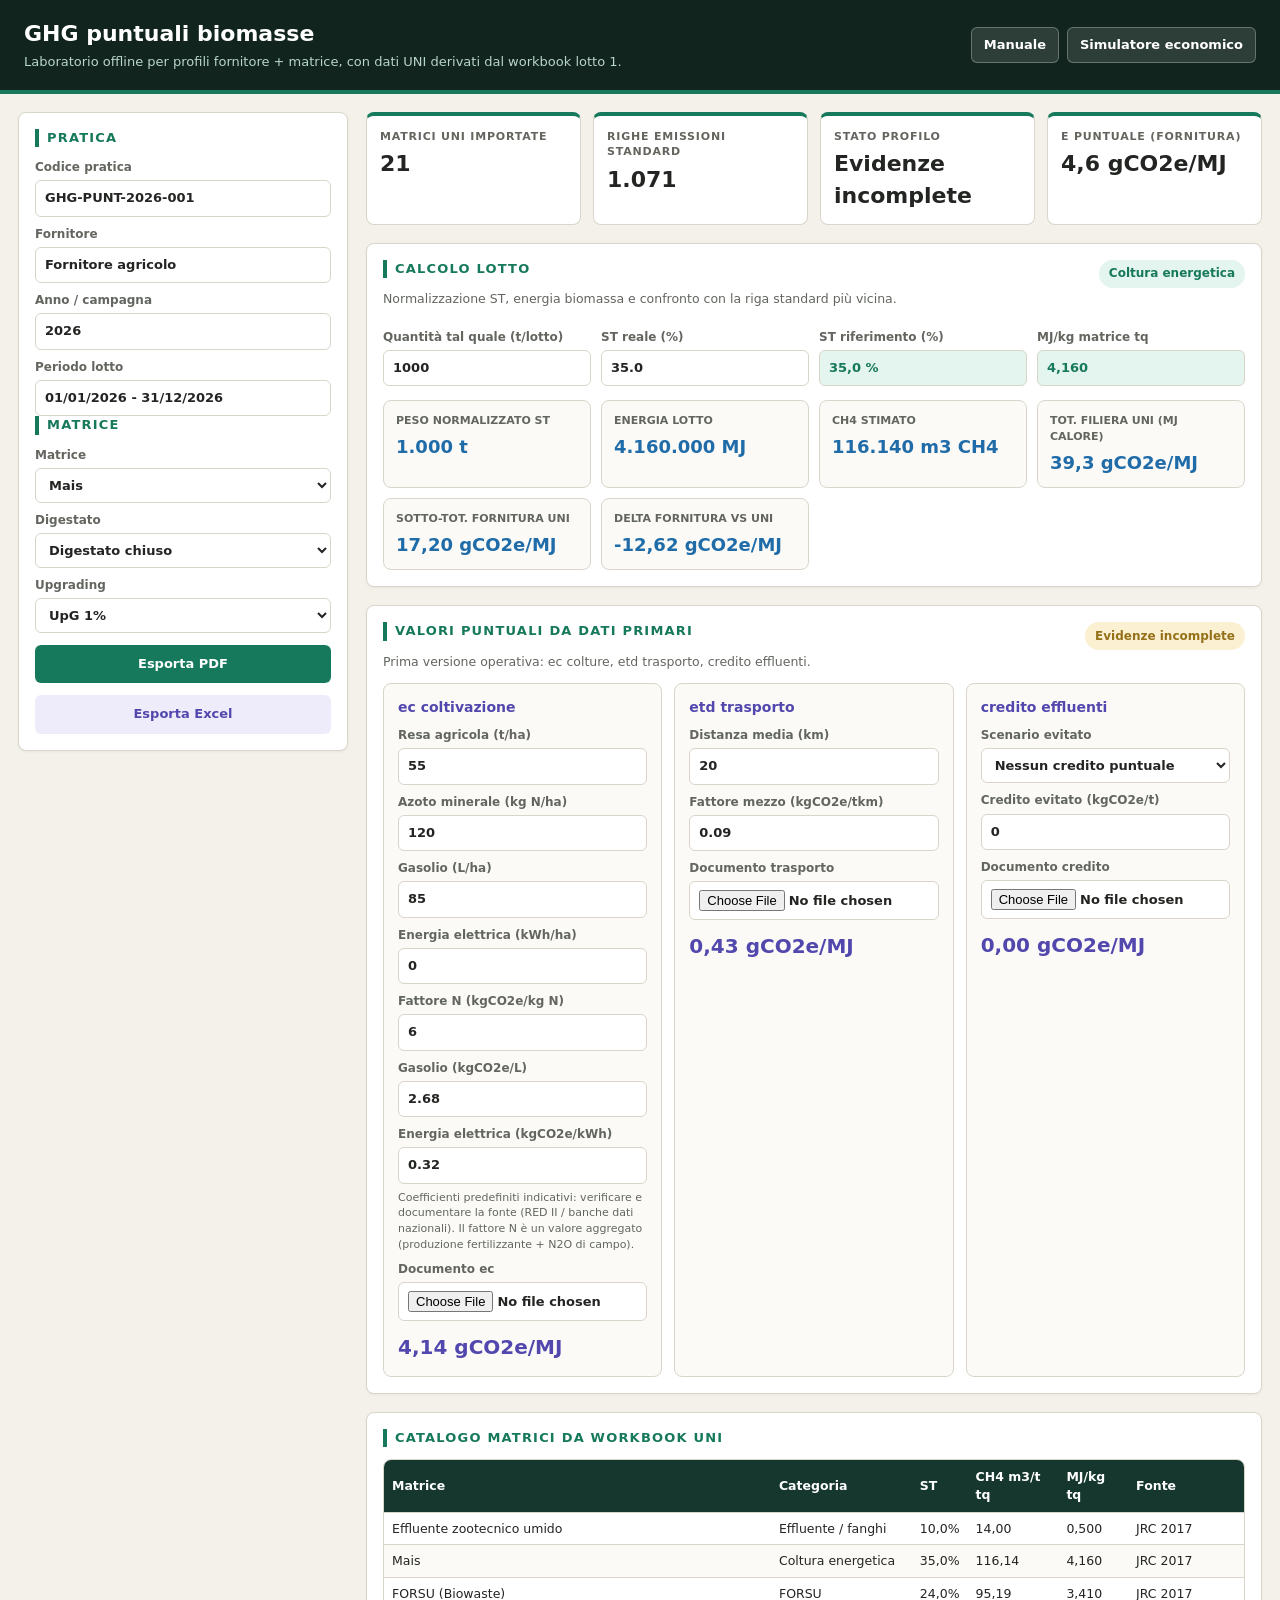
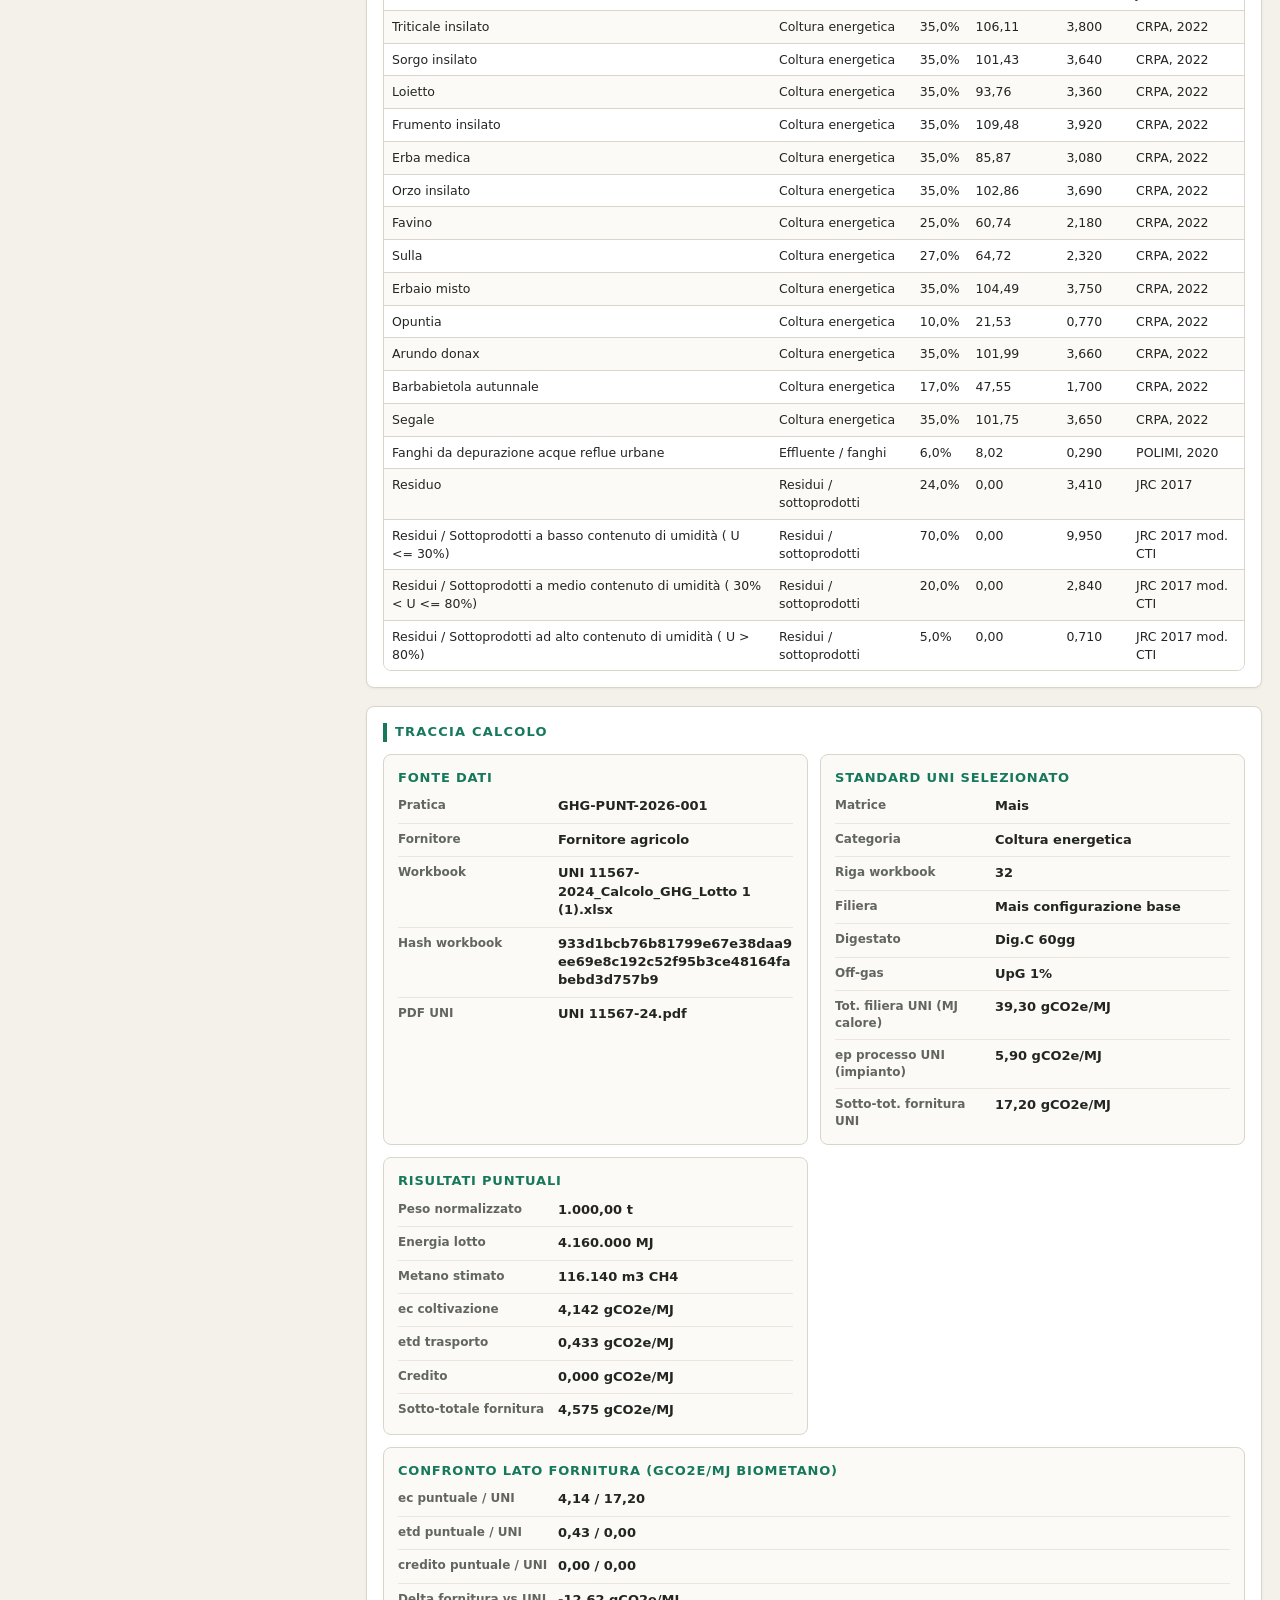
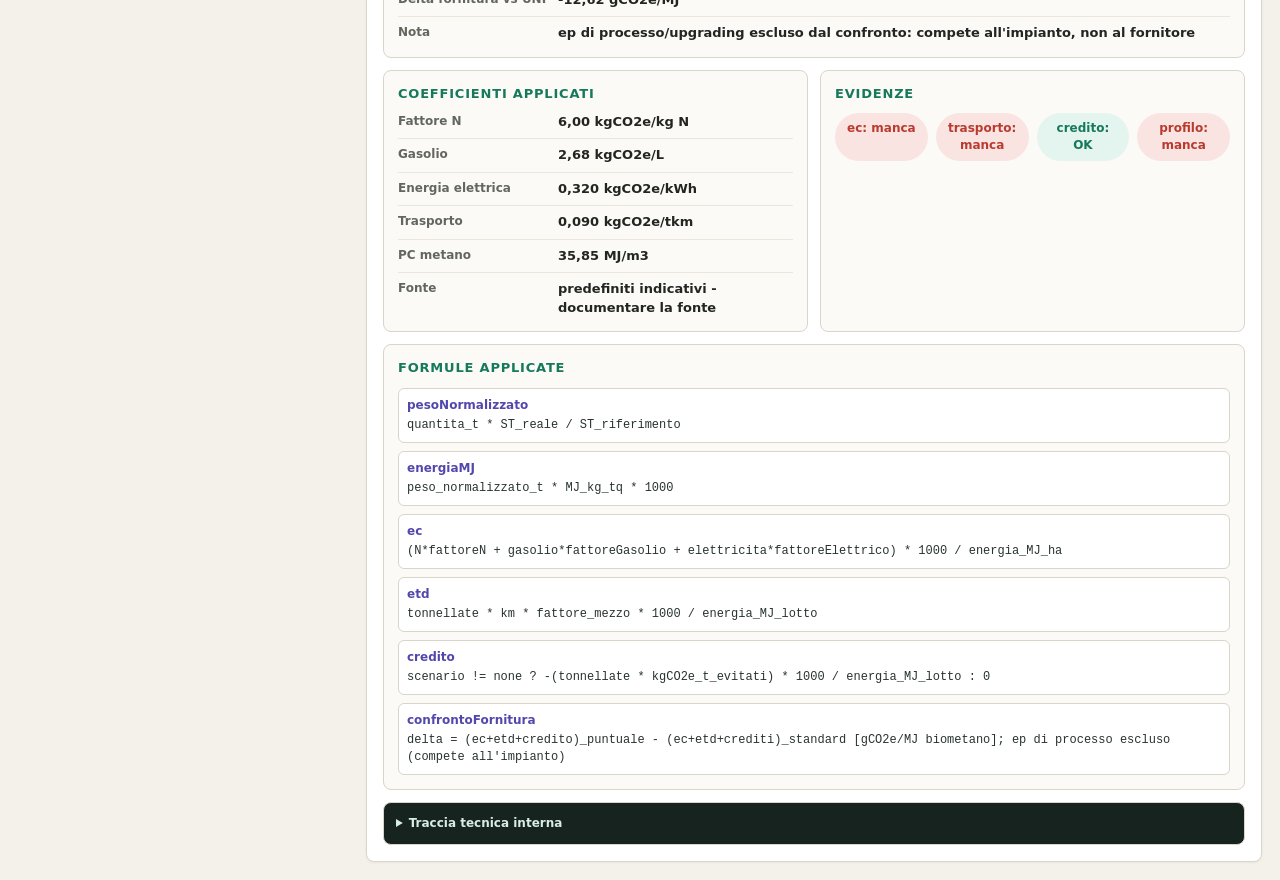
<file: ghg-puntuali/index.html>
<!DOCTYPE html>
<html lang="it">
<head>
  <meta charset="UTF-8">
  <meta name="viewport" content="width=device-width, initial-scale=1.0">
  <title>GHG puntuali biomasse - UNI/TS 11567:2024</title>
  <link rel="stylesheet" href="styles.css">
</head>
<body>
  <header class="app-header">
    <div>
      <h1>GHG puntuali biomasse</h1>
      <p>Laboratorio offline per profili fornitore + matrice, con dati UNI derivati dal workbook lotto 1.</p>
    </div>
    <nav class="top-links">
      <a class="back-link" href="manuale.html">Manuale</a>
      <a class="back-link" href="../index.html">Simulatore economico</a>
    </nav>
  </header>

  <main class="layout">
    <aside class="panel">
      <h2>Pratica</h2>
      <label>Codice pratica<input id="projectCode" value="GHG-PUNT-2026-001"></label>
      <label>Fornitore<input id="supplierName" value="Fornitore agricolo"></label>
      <label>Anno / campagna<input id="campaignYear" type="number" value="2026"></label>
      <label>Periodo lotto<input id="lotPeriod" value="01/01/2026 - 31/12/2026"></label>

      <h2>Matrice</h2>
      <label>Matrice<select id="matrixSelect"></select></label>
      <label>Digestato<select id="digestate">
        <option value="Dig.C">Digestato chiuso</option>
        <option value="Dig.A">Digestato aperto</option>
      </select></label>
      <label>Upgrading<select id="offgas">
        <option>UpG 1%</option>
        <option>UpG 0.2%</option>
        <option>S/C OffG</option>
        <option>C/C OffG</option>
      </select></label>

      <button id="exportPdf" class="primary">Esporta PDF</button>
      <button id="exportExcel" class="secondary">Esporta Excel</button>
    </aside>

    <section class="content">
      <section class="kpis">
        <div class="kpi">
          <span>Matrici UNI importate</span>
          <strong id="kMatrices">-</strong>
        </div>
        <div class="kpi">
          <span>Righe emissioni standard</span>
          <strong id="kStandards">-</strong>
        </div>
        <div class="kpi">
          <span>Stato profilo</span>
          <strong id="kStatus">-</strong>
        </div>
        <div class="kpi">
          <span>E puntuale (fornitura)</span>
          <strong id="kPunctual">-</strong>
        </div>
      </section>

      <section class="panel wide">
        <div class="section-head">
          <div>
            <h2>Calcolo lotto</h2>
            <p>Normalizzazione ST, energia biomassa e confronto con la riga standard più vicina.</p>
          </div>
          <span id="matrixCategory" class="tag">-</span>
        </div>
        <div class="form-grid">
          <label>Quantità tal quale (t/lotto)<input id="quantityT" type="number" value="1000" min="0" step="1"></label>
          <label>ST reale (%)<input id="realSt" type="number" value="35" min="0" max="100" step="0.1"></label>
          <label>ST riferimento (%)<input id="refSt" readonly></label>
          <label>MJ/kg matrice tq<input id="mjKg" readonly></label>
        </div>
        <div class="result-grid">
          <div><span>Peso normalizzato ST</span><strong id="normTon">-</strong></div>
          <div><span>Energia lotto</span><strong id="energyMj">-</strong></div>
          <div><span>CH4 stimato</span><strong id="methaneM3">-</strong></div>
          <div><span>Tot. filiera UNI (MJ calore)</span><strong id="standardTotal">-</strong></div>
          <div><span>Sotto-tot. fornitura UNI</span><strong id="standardSupply">-</strong></div>
          <div><span>Delta fornitura vs UNI</span><strong id="supplyDelta">-</strong></div>
        </div>
      </section>

      <section class="panel wide">
        <div class="section-head">
          <div>
            <h2>Valori puntuali da dati primari</h2>
            <p>Prima versione operativa: ec colture, etd trasporto, credito effluenti.</p>
          </div>
          <span id="evidenceStatus" class="tag warn">Evidenze incomplete</span>
        </div>

        <div class="calc-columns">
          <div class="calc-card">
            <h3>ec coltivazione</h3>
            <label>Resa agricola (t/ha)<input id="yieldTha" type="number" value="55" min="0" step="0.1"></label>
            <label>Azoto minerale (kg N/ha)<input id="nitrogenKgHa" type="number" value="120" min="0" step="1"></label>
            <label>Gasolio (L/ha)<input id="dieselLHa" type="number" value="85" min="0" step="1"></label>
            <label>Energia elettrica (kWh/ha)<input id="electricityKwhHa" type="number" value="0" min="0" step="1"></label>
            <label>Fattore N (kgCO2e/kg N)<input id="factorN" type="number" value="6" min="0" step="0.01"></label>
            <label>Gasolio (kgCO2e/L)<input id="dieselFactor" type="number" value="2.68" min="0" step="0.01"></label>
            <label>Energia elettrica (kgCO2e/kWh)<input id="electricityFactor" type="number" value="0.32" min="0" step="0.01"></label>
            <p style="font-size:11px;color:#62665f;margin:6px 0 2px">Coefficienti predefiniti indicativi: verificare e documentare la fonte (RED II / banche dati nazionali). Il fattore N è un valore aggregato (produzione fertilizzante + N2O di campo).</p>
            <label>Documento ec<input id="docEc" type="file"></label>
            <strong id="ecOut">-</strong>
          </div>

          <div class="calc-card">
            <h3>etd trasporto</h3>
            <label>Distanza media (km)<input id="distanceKm" type="number" value="20" min="0" step="0.1"></label>
            <label>Fattore mezzo (kgCO2e/tkm)<input id="transportFactor" type="number" value="0.09" min="0" step="0.001"></label>
            <label>Documento trasporto<input id="docTransport" type="file"></label>
            <strong id="etdOut">-</strong>
          </div>

          <div class="calc-card">
            <h3>credito effluenti</h3>
            <label>Scenario evitato<select id="avoidedScenario">
              <option value="none">Nessun credito puntuale</option>
              <option value="open_storage">Stoccaggio aperto evitato</option>
              <option value="covered_storage">Stoccaggio coperto migliorato</option>
            </select></label>
            <label>Credito evitato (kgCO2e/t)<input id="avoidedKgT" type="number" value="0" step="1"></label>
            <label>Documento credito<input id="docCredit" type="file"></label>
            <strong id="creditOut">-</strong>
          </div>
        </div>
      </section>

      <section class="panel wide">
        <h2>Catalogo matrici da workbook UNI</h2>
        <div class="table-wrap">
          <table>
            <thead>
              <tr><th>Matrice</th><th>Categoria</th><th>ST</th><th>CH4 m3/t tq</th><th>MJ/kg tq</th><th>Fonte</th></tr>
            </thead>
            <tbody id="matrixRows"></tbody>
          </table>
        </div>
      </section>

      <section class="panel wide">
        <h2>Traccia calcolo</h2>
        <div id="traceBox" class="trace-grid"></div>
      </section>
    </section>
  </main>

  <script src="data/uni11567-derived.js"></script>
  <script src="app.js"></script>
</body>
</html>
</file>
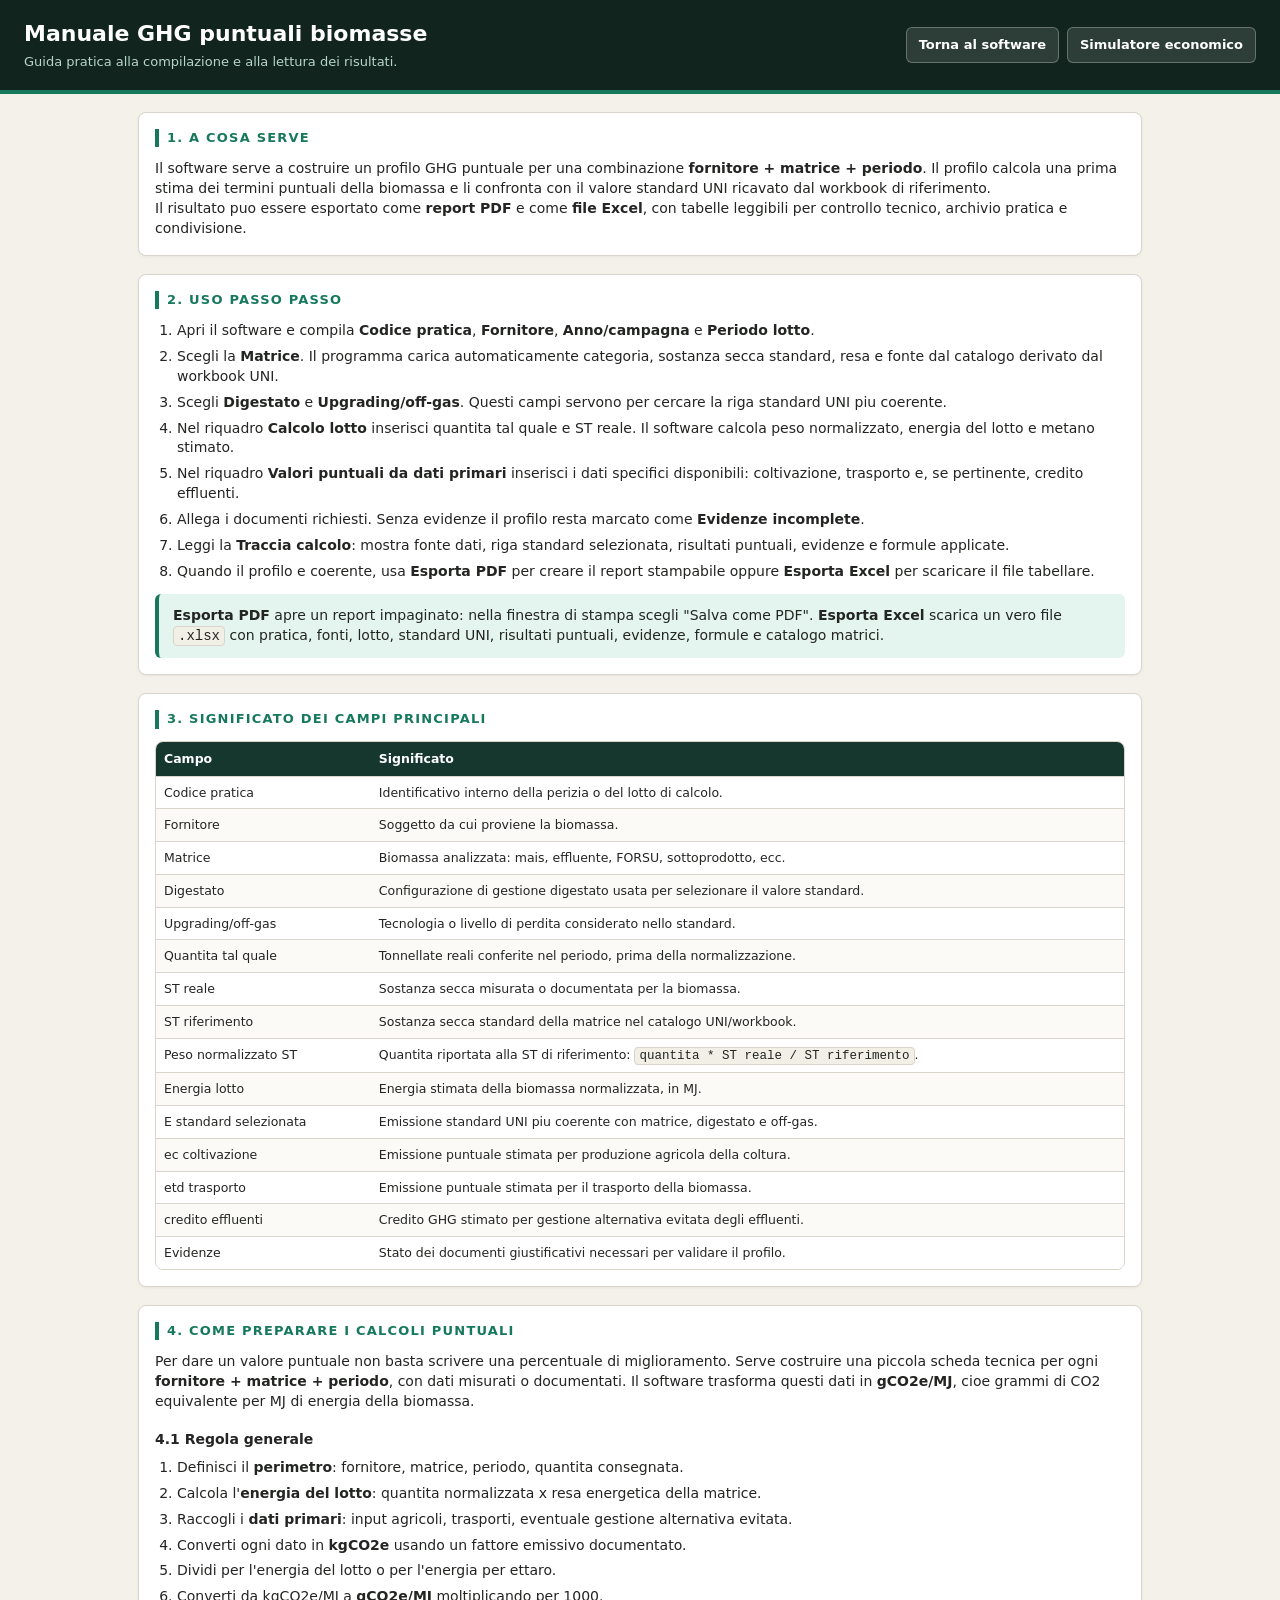
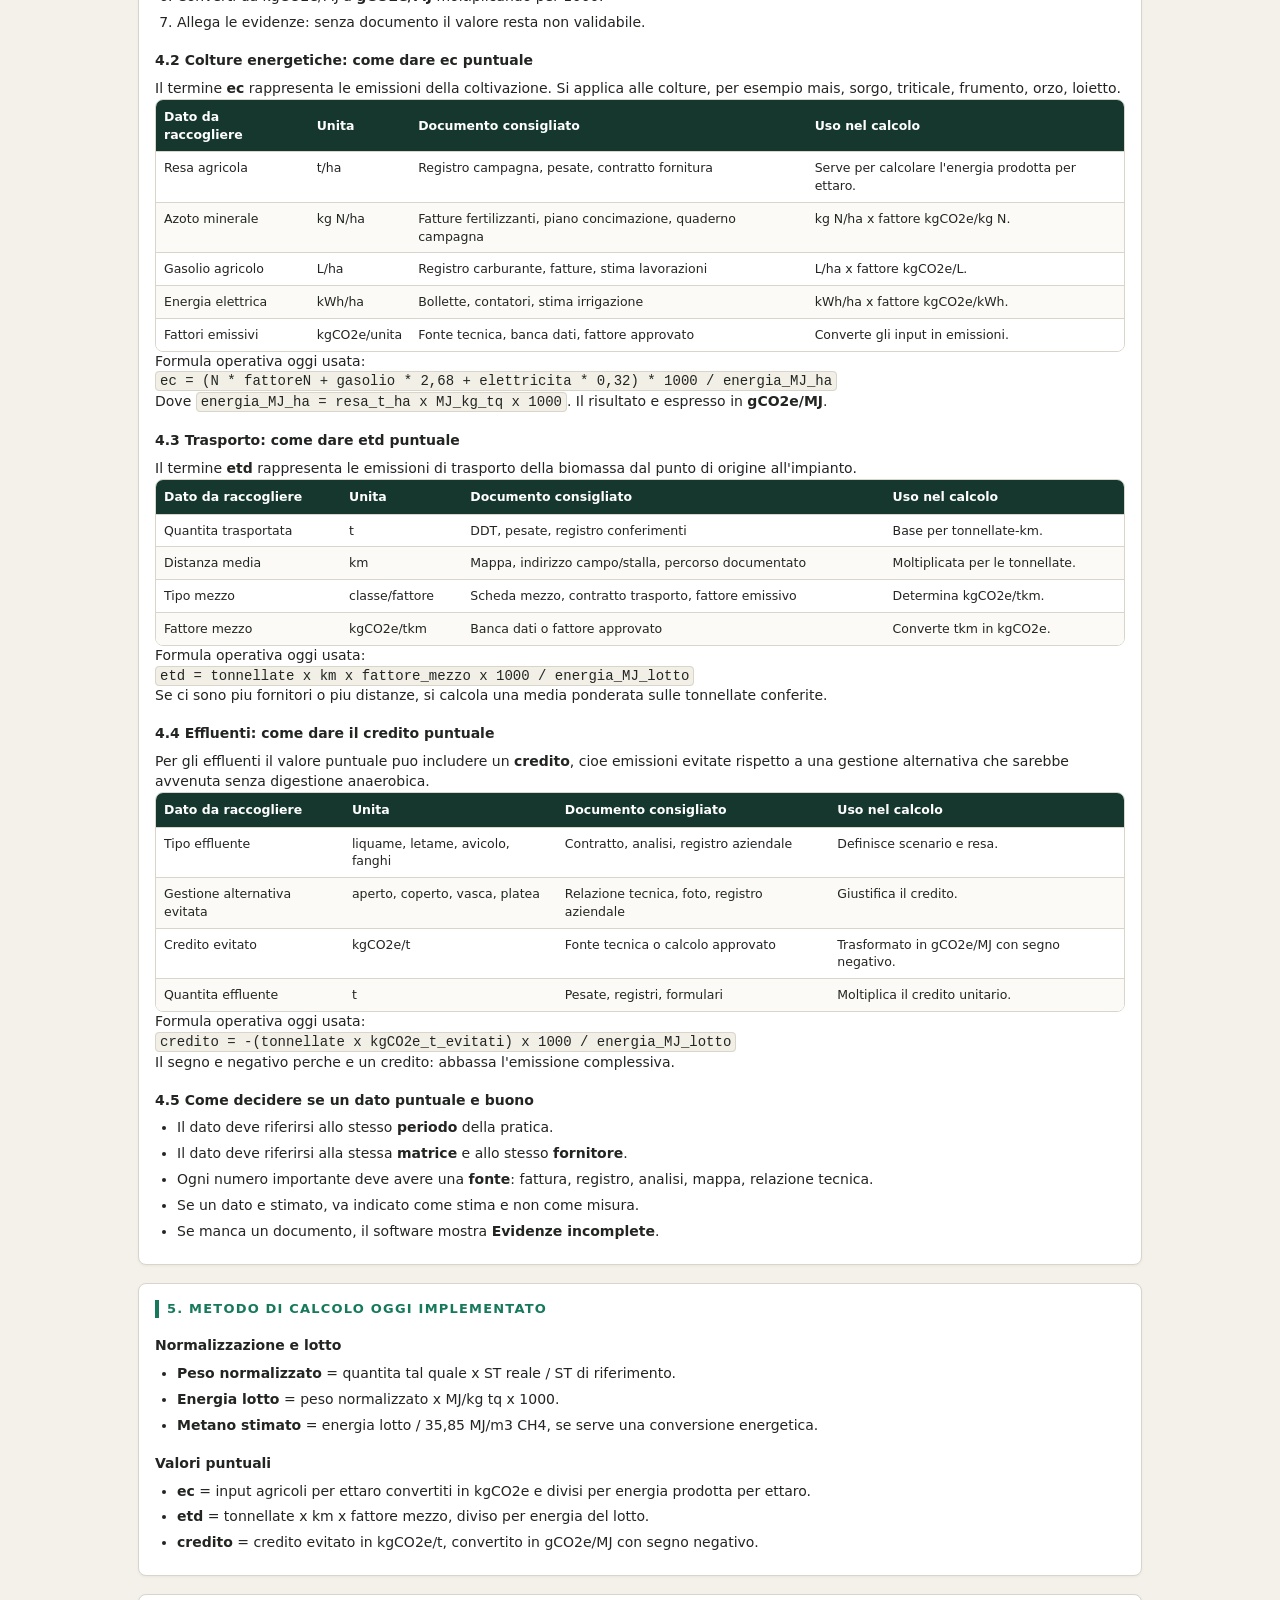
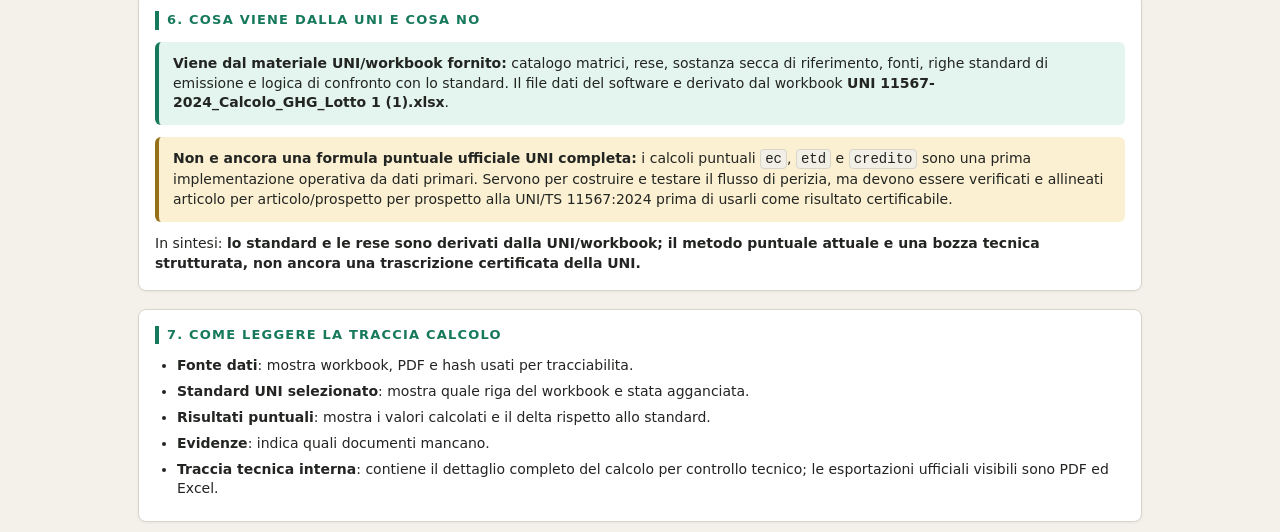
<file: ghg-puntuali/manuale.html>
<!DOCTYPE html>
<html lang="it">
<head>
  <meta charset="UTF-8">
  <meta name="viewport" content="width=device-width, initial-scale=1.0">
  <title>Manuale - GHG puntuali biomasse</title>
  <link rel="stylesheet" href="styles.css">
  <style>
    .manual{max-width:1040px;margin:0 auto;padding:18px;display:grid;gap:18px}
    .manual h2{margin-top:0}
    .manual h3{color:var(--ink);margin:18px 0 8px}
    .manual p,.manual li{font-size:14px;color:var(--ink)}
    .manual ul,.manual ol{margin:8px 0 0 22px;padding:0}
    .manual li{margin:6px 0}
    .notice{border-left:4px solid var(--amber);background:#fbf0d2;padding:12px 14px;border-radius:6px}
    .okbox{border-left:4px solid var(--green);background:var(--green2);padding:12px 14px;border-radius:6px}
    .manual-table{width:100%;min-width:0}
    .manual-table th{position:static}
    code{background:#f2efe7;border:1px solid var(--line);border-radius:4px;padding:1px 4px}
  </style>
</head>
<body>
  <header class="app-header">
    <div>
      <h1>Manuale GHG puntuali biomasse</h1>
      <p>Guida pratica alla compilazione e alla lettura dei risultati.</p>
    </div>
    <nav class="top-links">
      <a class="back-link" href="./">Torna al software</a>
      <a class="back-link" href="../index.html">Simulatore economico</a>
    </nav>
  </header>

  <main class="manual">
    <section class="panel wide">
      <h2>1. A cosa serve</h2>
      <p>Il software serve a costruire un profilo GHG puntuale per una combinazione <b>fornitore + matrice + periodo</b>. Il profilo calcola una prima stima dei termini puntuali della biomassa e li confronta con il valore standard UNI ricavato dal workbook di riferimento.</p>
      <p>Il risultato puo essere esportato come <b>report PDF</b> e come <b>file Excel</b>, con tabelle leggibili per controllo tecnico, archivio pratica e condivisione.</p>
    </section>

    <section class="panel wide">
      <h2>2. Uso passo passo</h2>
      <ol>
        <li>Apri il software e compila <b>Codice pratica</b>, <b>Fornitore</b>, <b>Anno/campagna</b> e <b>Periodo lotto</b>.</li>
        <li>Scegli la <b>Matrice</b>. Il programma carica automaticamente categoria, sostanza secca standard, resa e fonte dal catalogo derivato dal workbook UNI.</li>
        <li>Scegli <b>Digestato</b> e <b>Upgrading/off-gas</b>. Questi campi servono per cercare la riga standard UNI piu coerente.</li>
        <li>Nel riquadro <b>Calcolo lotto</b> inserisci quantita tal quale e ST reale. Il software calcola peso normalizzato, energia del lotto e metano stimato.</li>
        <li>Nel riquadro <b>Valori puntuali da dati primari</b> inserisci i dati specifici disponibili: coltivazione, trasporto e, se pertinente, credito effluenti.</li>
        <li>Allega i documenti richiesti. Senza evidenze il profilo resta marcato come <b>Evidenze incomplete</b>.</li>
        <li>Leggi la <b>Traccia calcolo</b>: mostra fonte dati, riga standard selezionata, risultati puntuali, evidenze e formule applicate.</li>
        <li>Quando il profilo e coerente, usa <b>Esporta PDF</b> per creare il report stampabile oppure <b>Esporta Excel</b> per scaricare il file tabellare.</li>
      </ol>
      <div class="okbox" style="margin-top:12px">
        <p><b>Esporta PDF</b> apre un report impaginato: nella finestra di stampa scegli "Salva come PDF". <b>Esporta Excel</b> scarica un vero file <code>.xlsx</code> con pratica, fonti, lotto, standard UNI, risultati puntuali, evidenze, formule e catalogo matrici.</p>
      </div>
    </section>

    <section class="panel wide">
      <h2>3. Significato dei campi principali</h2>
      <div class="table-wrap">
        <table class="manual-table">
          <thead><tr><th>Campo</th><th>Significato</th></tr></thead>
          <tbody>
            <tr><td>Codice pratica</td><td>Identificativo interno della perizia o del lotto di calcolo.</td></tr>
            <tr><td>Fornitore</td><td>Soggetto da cui proviene la biomassa.</td></tr>
            <tr><td>Matrice</td><td>Biomassa analizzata: mais, effluente, FORSU, sottoprodotto, ecc.</td></tr>
            <tr><td>Digestato</td><td>Configurazione di gestione digestato usata per selezionare il valore standard.</td></tr>
            <tr><td>Upgrading/off-gas</td><td>Tecnologia o livello di perdita considerato nello standard.</td></tr>
            <tr><td>Quantita tal quale</td><td>Tonnellate reali conferite nel periodo, prima della normalizzazione.</td></tr>
            <tr><td>ST reale</td><td>Sostanza secca misurata o documentata per la biomassa.</td></tr>
            <tr><td>ST riferimento</td><td>Sostanza secca standard della matrice nel catalogo UNI/workbook.</td></tr>
            <tr><td>Peso normalizzato ST</td><td>Quantita riportata alla ST di riferimento: <code>quantita * ST reale / ST riferimento</code>.</td></tr>
            <tr><td>Energia lotto</td><td>Energia stimata della biomassa normalizzata, in MJ.</td></tr>
            <tr><td>E standard selezionata</td><td>Emissione standard UNI piu coerente con matrice, digestato e off-gas.</td></tr>
            <tr><td>ec coltivazione</td><td>Emissione puntuale stimata per produzione agricola della coltura.</td></tr>
            <tr><td>etd trasporto</td><td>Emissione puntuale stimata per il trasporto della biomassa.</td></tr>
            <tr><td>credito effluenti</td><td>Credito GHG stimato per gestione alternativa evitata degli effluenti.</td></tr>
            <tr><td>Evidenze</td><td>Stato dei documenti giustificativi necessari per validare il profilo.</td></tr>
          </tbody>
        </table>
      </div>
    </section>

    <section class="panel wide">
      <h2>4. Come preparare i calcoli puntuali</h2>
      <p>Per dare un valore puntuale non basta scrivere una percentuale di miglioramento. Serve costruire una piccola scheda tecnica per ogni <b>fornitore + matrice + periodo</b>, con dati misurati o documentati. Il software trasforma questi dati in <b>gCO2e/MJ</b>, cioe grammi di CO2 equivalente per MJ di energia della biomassa.</p>

      <h3>4.1 Regola generale</h3>
      <ol>
        <li>Definisci il <b>perimetro</b>: fornitore, matrice, periodo, quantita consegnata.</li>
        <li>Calcola l'<b>energia del lotto</b>: quantita normalizzata x resa energetica della matrice.</li>
        <li>Raccogli i <b>dati primari</b>: input agricoli, trasporti, eventuale gestione alternativa evitata.</li>
        <li>Converti ogni dato in <b>kgCO2e</b> usando un fattore emissivo documentato.</li>
        <li>Dividi per l'energia del lotto o per l'energia per ettaro.</li>
        <li>Converti da kgCO2e/MJ a <b>gCO2e/MJ</b> moltiplicando per 1000.</li>
        <li>Allega le evidenze: senza documento il valore resta non validabile.</li>
      </ol>

      <h3>4.2 Colture energetiche: come dare ec puntuale</h3>
      <p>Il termine <b>ec</b> rappresenta le emissioni della coltivazione. Si applica alle colture, per esempio mais, sorgo, triticale, frumento, orzo, loietto.</p>
      <div class="table-wrap">
        <table class="manual-table">
          <thead><tr><th>Dato da raccogliere</th><th>Unita</th><th>Documento consigliato</th><th>Uso nel calcolo</th></tr></thead>
          <tbody>
            <tr><td>Resa agricola</td><td>t/ha</td><td>Registro campagna, pesate, contratto fornitura</td><td>Serve per calcolare l'energia prodotta per ettaro.</td></tr>
            <tr><td>Azoto minerale</td><td>kg N/ha</td><td>Fatture fertilizzanti, piano concimazione, quaderno campagna</td><td>kg N/ha x fattore kgCO2e/kg N.</td></tr>
            <tr><td>Gasolio agricolo</td><td>L/ha</td><td>Registro carburante, fatture, stima lavorazioni</td><td>L/ha x fattore kgCO2e/L.</td></tr>
            <tr><td>Energia elettrica</td><td>kWh/ha</td><td>Bollette, contatori, stima irrigazione</td><td>kWh/ha x fattore kgCO2e/kWh.</td></tr>
            <tr><td>Fattori emissivi</td><td>kgCO2e/unita</td><td>Fonte tecnica, banca dati, fattore approvato</td><td>Converte gli input in emissioni.</td></tr>
          </tbody>
        </table>
      </div>
      <p>Formula operativa oggi usata:</p>
      <p><code>ec = (N * fattoreN + gasolio * 2,68 + elettricita * 0,32) * 1000 / energia_MJ_ha</code></p>
      <p>Dove <code>energia_MJ_ha = resa_t_ha x MJ_kg_tq x 1000</code>. Il risultato e espresso in <b>gCO2e/MJ</b>.</p>

      <h3>4.3 Trasporto: come dare etd puntuale</h3>
      <p>Il termine <b>etd</b> rappresenta le emissioni di trasporto della biomassa dal punto di origine all'impianto.</p>
      <div class="table-wrap">
        <table class="manual-table">
          <thead><tr><th>Dato da raccogliere</th><th>Unita</th><th>Documento consigliato</th><th>Uso nel calcolo</th></tr></thead>
          <tbody>
            <tr><td>Quantita trasportata</td><td>t</td><td>DDT, pesate, registro conferimenti</td><td>Base per tonnellate-km.</td></tr>
            <tr><td>Distanza media</td><td>km</td><td>Mappa, indirizzo campo/stalla, percorso documentato</td><td>Moltiplicata per le tonnellate.</td></tr>
            <tr><td>Tipo mezzo</td><td>classe/fattore</td><td>Scheda mezzo, contratto trasporto, fattore emissivo</td><td>Determina kgCO2e/tkm.</td></tr>
            <tr><td>Fattore mezzo</td><td>kgCO2e/tkm</td><td>Banca dati o fattore approvato</td><td>Converte tkm in kgCO2e.</td></tr>
          </tbody>
        </table>
      </div>
      <p>Formula operativa oggi usata:</p>
      <p><code>etd = tonnellate x km x fattore_mezzo x 1000 / energia_MJ_lotto</code></p>
      <p>Se ci sono piu fornitori o piu distanze, si calcola una media ponderata sulle tonnellate conferite.</p>

      <h3>4.4 Effluenti: come dare il credito puntuale</h3>
      <p>Per gli effluenti il valore puntuale puo includere un <b>credito</b>, cioe emissioni evitate rispetto a una gestione alternativa che sarebbe avvenuta senza digestione anaerobica.</p>
      <div class="table-wrap">
        <table class="manual-table">
          <thead><tr><th>Dato da raccogliere</th><th>Unita</th><th>Documento consigliato</th><th>Uso nel calcolo</th></tr></thead>
          <tbody>
            <tr><td>Tipo effluente</td><td>liquame, letame, avicolo, fanghi</td><td>Contratto, analisi, registro aziendale</td><td>Definisce scenario e resa.</td></tr>
            <tr><td>Gestione alternativa evitata</td><td>aperto, coperto, vasca, platea</td><td>Relazione tecnica, foto, registro aziendale</td><td>Giustifica il credito.</td></tr>
            <tr><td>Credito evitato</td><td>kgCO2e/t</td><td>Fonte tecnica o calcolo approvato</td><td>Trasformato in gCO2e/MJ con segno negativo.</td></tr>
            <tr><td>Quantita effluente</td><td>t</td><td>Pesate, registri, formulari</td><td>Moltiplica il credito unitario.</td></tr>
          </tbody>
        </table>
      </div>
      <p>Formula operativa oggi usata:</p>
      <p><code>credito = -(tonnellate x kgCO2e_t_evitati) x 1000 / energia_MJ_lotto</code></p>
      <p>Il segno e negativo perche e un credito: abbassa l'emissione complessiva.</p>

      <h3>4.5 Come decidere se un dato puntuale e buono</h3>
      <ul>
        <li>Il dato deve riferirsi allo stesso <b>periodo</b> della pratica.</li>
        <li>Il dato deve riferirsi alla stessa <b>matrice</b> e allo stesso <b>fornitore</b>.</li>
        <li>Ogni numero importante deve avere una <b>fonte</b>: fattura, registro, analisi, mappa, relazione tecnica.</li>
        <li>Se un dato e stimato, va indicato come stima e non come misura.</li>
        <li>Se manca un documento, il software mostra <b>Evidenze incomplete</b>.</li>
      </ul>
    </section>

    <section class="panel wide">
      <h2>5. Metodo di calcolo oggi implementato</h2>
      <h3>Normalizzazione e lotto</h3>
      <ul>
        <li><b>Peso normalizzato</b> = quantita tal quale x ST reale / ST di riferimento.</li>
        <li><b>Energia lotto</b> = peso normalizzato x MJ/kg tq x 1000.</li>
        <li><b>Metano stimato</b> = energia lotto / 35,85 MJ/m3 CH4, se serve una conversione energetica.</li>
      </ul>

      <h3>Valori puntuali</h3>
      <ul>
        <li><b>ec</b> = input agricoli per ettaro convertiti in kgCO2e e divisi per energia prodotta per ettaro.</li>
        <li><b>etd</b> = tonnellate x km x fattore mezzo, diviso per energia del lotto.</li>
        <li><b>credito</b> = credito evitato in kgCO2e/t, convertito in gCO2e/MJ con segno negativo.</li>
      </ul>
    </section>

    <section class="panel wide">
      <h2>6. Cosa viene dalla UNI e cosa no</h2>
      <div class="okbox">
        <p><b>Viene dal materiale UNI/workbook fornito:</b> catalogo matrici, rese, sostanza secca di riferimento, fonti, righe standard di emissione e logica di confronto con lo standard. Il file dati del software e derivato dal workbook <b>UNI 11567-2024_Calcolo_GHG_Lotto 1 (1).xlsx</b>.</p>
      </div>
      <div class="notice" style="margin-top:12px">
        <p><b>Non e ancora una formula puntuale ufficiale UNI completa:</b> i calcoli puntuali <code>ec</code>, <code>etd</code> e <code>credito</code> sono una prima implementazione operativa da dati primari. Servono per costruire e testare il flusso di perizia, ma devono essere verificati e allineati articolo per articolo/prospetto per prospetto alla UNI/TS 11567:2024 prima di usarli come risultato certificabile.</p>
      </div>
      <p style="margin-top:12px">In sintesi: <b>lo standard e le rese sono derivati dalla UNI/workbook; il metodo puntuale attuale e una bozza tecnica strutturata, non ancora una trascrizione certificata della UNI.</b></p>
    </section>

    <section class="panel wide">
      <h2>7. Come leggere la Traccia calcolo</h2>
      <ul>
        <li><b>Fonte dati</b>: mostra workbook, PDF e hash usati per tracciabilita.</li>
        <li><b>Standard UNI selezionato</b>: mostra quale riga del workbook e stata agganciata.</li>
        <li><b>Risultati puntuali</b>: mostra i valori calcolati e il delta rispetto allo standard.</li>
        <li><b>Evidenze</b>: indica quali documenti mancano.</li>
        <li><b>Traccia tecnica interna</b>: contiene il dettaglio completo del calcolo per controllo tecnico; le esportazioni ufficiali visibili sono PDF ed Excel.</li>
      </ul>
    </section>
  </main>
</body>
</html>
</file>
<file: ghg-puntuali/styles.css>
:root{
  --bg:#f4f1ea;
  --panel:#ffffff;
  --ink:#232522;
  --muted:#62665f;
  --line:#d9d5ca;
  --green:#16795b;
  --green2:#e4f4ee;
  --purple:#5147ad;
  --purple2:#eeecfb;
  --red:#b93a2f;
  --amber:#947018;
  --blue:#1f6ca8;
}
*{box-sizing:border-box}
body{margin:0;background:var(--bg);color:var(--ink);font-family:system-ui,-apple-system,"Segoe UI",Roboto,Arial,sans-serif;line-height:1.42}
.app-header{display:flex;justify-content:space-between;gap:16px;align-items:center;background:#11241e;color:#fff;padding:18px 24px;border-bottom:4px solid var(--green)}
.app-header h1{margin:0;font-size:22px}
.app-header p{margin:4px 0 0;color:#b8d5ca;font-size:13px}
.top-links{display:flex;gap:8px;flex-wrap:wrap;justify-content:flex-end}
.back-link{color:#fff;background:rgba(255,255,255,.12);text-decoration:none;padding:8px 12px;border:1px solid rgba(255,255,255,.28);border-radius:6px;font-size:13px;font-weight:700;white-space:nowrap}
.layout{max-width:1440px;margin:0 auto;padding:18px;display:grid;grid-template-columns:330px 1fr;gap:18px;align-items:start}
.content{display:grid;gap:18px}
.panel{background:var(--panel);border:1px solid var(--line);border-radius:8px;padding:16px;box-shadow:0 1px 3px rgba(0,0,0,.05)}
.panel.wide{min-width:0}
h2{margin:0 0 12px;font-size:13px;text-transform:uppercase;letter-spacing:1.2px;color:var(--green);border-left:4px solid var(--green);padding-left:8px}
h3{margin:0 0 10px;font-size:14px;color:var(--purple)}
p{margin:0}
label{display:block;margin:9px 0 0;font-size:12px;color:var(--muted);font-weight:650}
input,select{width:100%;margin-top:4px;padding:8px 9px;border:1px solid var(--line);border-radius:6px;background:#fff;color:var(--ink);font:inherit;font-size:13px}
input[readonly]{background:var(--green2);color:var(--green);font-weight:800}
input:focus,select:focus,button:focus{outline:2px solid #837be0;outline-offset:1px}
button{width:100%;border:0;border-radius:6px;padding:10px 12px;margin-top:12px;font:inherit;font-size:13px;font-weight:800;cursor:pointer}
.primary{background:var(--green);color:#fff}
.secondary{background:var(--purple2);color:var(--purple)}
.kpis{display:grid;grid-template-columns:repeat(4,minmax(0,1fr));gap:12px}
.kpi{background:#fff;border:1px solid var(--line);border-top:4px solid var(--green);border-radius:8px;padding:13px}
.kpi span{display:block;font-size:11px;color:var(--muted);text-transform:uppercase;letter-spacing:.8px;font-weight:800}
.kpi strong{display:block;margin-top:4px;font-size:22px;color:var(--ink)}
.section-head{display:flex;justify-content:space-between;gap:12px;align-items:flex-start;margin-bottom:12px}
.section-head p{color:var(--muted);font-size:12.5px}
.tag{display:inline-flex;align-items:center;min-height:28px;padding:5px 10px;border-radius:999px;background:var(--green2);color:var(--green);font-size:12px;font-weight:800;white-space:nowrap}
.tag.warn{background:#fbf0d2;color:var(--amber)}
.tag.no{background:#f9e4e1;color:var(--red)}
.form-grid{display:grid;grid-template-columns:repeat(4,minmax(0,1fr));gap:10px}
.result-grid{display:grid;grid-template-columns:repeat(4,minmax(0,1fr));gap:10px;margin-top:14px}
.result-grid div{border:1px solid var(--line);border-radius:8px;padding:12px;background:#fbfaf7}
.result-grid span{display:block;font-size:11px;color:var(--muted);text-transform:uppercase;font-weight:800}
.result-grid strong{display:block;margin-top:5px;color:var(--blue);font-size:18px}
.calc-columns{display:grid;grid-template-columns:repeat(3,minmax(0,1fr));gap:12px}
.calc-card{border:1px solid var(--line);border-radius:8px;padding:14px;background:#fbfaf7}
.calc-card strong{display:block;margin-top:12px;font-size:20px;color:var(--purple)}
.table-wrap{overflow:auto;border:1px solid var(--line);border-radius:8px}
table{width:100%;border-collapse:collapse;min-width:860px;font-size:12.5px;background:#fff}
th{position:sticky;top:0;background:#15372d;color:#fff;text-align:left;padding:8px}
td{border-top:1px solid var(--line);padding:7px 8px;vertical-align:top}
tbody tr:nth-child(even){background:#fbfaf7}
.trace-grid{display:grid;grid-template-columns:repeat(2,minmax(0,1fr));gap:12px}
.trace-card{border:1px solid var(--line);border-radius:8px;background:#fbfaf7;padding:14px}
.trace-card.full{grid-column:1/-1}
.trace-card h3{margin:0 0 10px;font-size:13px;color:var(--green);text-transform:uppercase;letter-spacing:.8px}
.trace-list{display:grid;gap:7px;margin:0}
.trace-row{display:grid;grid-template-columns:150px 1fr;gap:10px;border-top:1px solid #ebe7dc;padding-top:7px}
.trace-row:first-child{border-top:0;padding-top:0}
.trace-row span{color:var(--muted);font-size:12px;font-weight:800}
.trace-row strong{font-size:13px;color:var(--ink);word-break:break-word}
.trace-formulas{display:grid;gap:8px}
.formula{display:grid;gap:3px;background:#fff;border:1px solid var(--line);border-radius:6px;padding:8px}
.formula span{font-size:12px;color:var(--purple);font-weight:800}
.formula code{font-size:12px;white-space:normal;word-break:break-word;color:#28332f}
.evidence-list{display:grid;grid-template-columns:repeat(4,minmax(0,1fr));gap:8px}
.evidence-chip{border-radius:999px;padding:7px 10px;font-size:12px;font-weight:800;text-align:center;background:#f9e4e1;color:var(--red)}
.evidence-chip.ok{background:var(--green2);color:var(--green)}
details.trace-raw{grid-column:1/-1;border:1px solid var(--line);border-radius:8px;background:#16231f;color:#d7eee5;padding:12px}
details.trace-raw summary{cursor:pointer;font-size:12px;font-weight:800}
details.trace-raw pre{white-space:pre-wrap;word-break:break-word;font-size:12px;margin:10px 0 0}
@media(max-width:1050px){
  .layout{grid-template-columns:1fr}
  .kpis,.form-grid,.result-grid,.calc-columns,.trace-grid{grid-template-columns:1fr 1fr}
  .evidence-list{grid-template-columns:1fr 1fr}
}
@media(max-width:680px){
  .app-header{display:block}
  .top-links{justify-content:flex-start}
  .back-link{display:inline-block;margin-top:12px}
  .kpis,.form-grid,.result-grid,.calc-columns,.trace-grid,.evidence-list{grid-template-columns:1fr}
}
</file>
